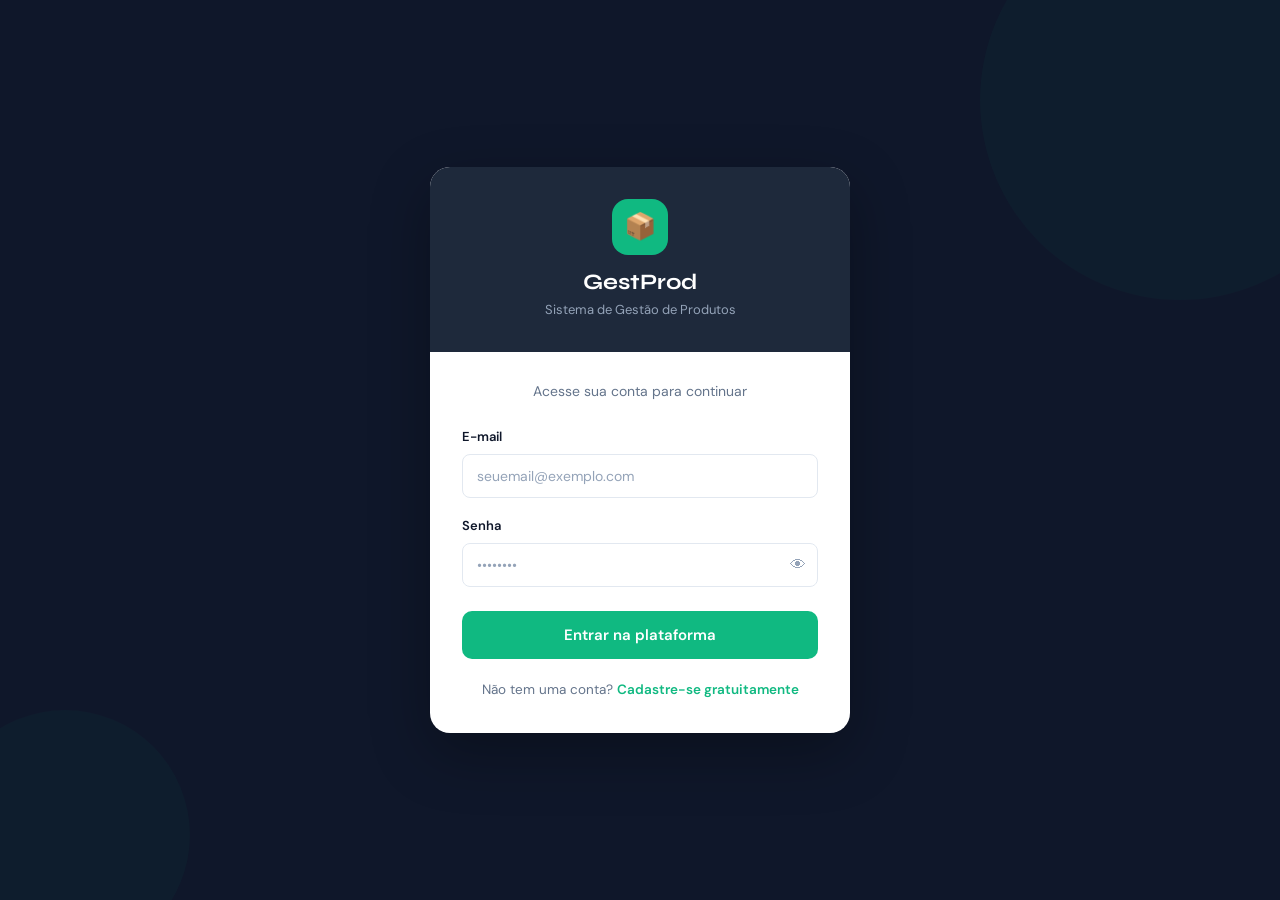
<file: frontend/frontend/index.html>
<!DOCTYPE html>
<html lang="pt-BR">
<head>
  <meta charset="UTF-8"/>
  <meta name="viewport" content="width=device-width, initial-scale=1.0"/>
  <title>Login — GestProd</title>
  <link href="https://cdn.jsdelivr.net/npm/bootstrap@5.3.0/dist/css/bootstrap.min.css" rel="stylesheet"/>
  <link rel="stylesheet" href="../assets/css/custom.css"/>
</head>
<body>

<!-- ── Login Page ─────────────────────────────────────── -->
<div class="login-page">
  <!-- Background decorativo -->
  <div class="login-bg-shape" style="width:400px;height:400px;top:-100px;right:-100px;"></div>
  <div class="login-bg-shape" style="width:250px;height:250px;bottom:-60px;left:-60px;animation-delay:3s"></div>

  <div class="login-card animate-in">
    <div class="login-card-header">
      <div class="login-brand-icon">📦</div>
      <h4>GestProd</h4>
      <p>Sistema de Gestão de Produtos</p>
    </div>

    <div class="login-card-body">
      <p style="text-align:center;color:var(--text-muted);font-size:14px;margin-bottom:24px">
        Acesse sua conta para continuar
      </p>

      <!-- Formulário de Login -->
      <!-- TODO: POST /api/login → { token, user } -->
      <form id="formLogin" novalidate>
        <div class="form-group">
          <label class="form-label-custom" for="email">E-mail</label>
          <input
            type="email"
            id="email"
            class="form-control-custom"
            placeholder="seuemail@exemplo.com"
            required
          />
          <span class="form-error" id="emailError">Digite um e-mail válido.</span>
        </div>

        <div class="form-group">
          <label class="form-label-custom" for="senha">Senha</label>
          <div style="position:relative">
            <input
              type="password"
              id="senha"
              class="form-control-custom"
              placeholder="••••••••"
              required
            />
            <button type="button" id="toggleSenha" style="
              position:absolute;right:12px;top:50%;transform:translateY(-50%);
              background:none;border:none;cursor:pointer;font-size:16px;color:var(--slate-l)
            ">👁</button>
          </div>
          <span class="form-error" id="senhaError">A senha é obrigatória.</span>
        </div>

        <!-- Alerta de erro da API -->
        <div id="loginAlert" style="display:none;background:#fef2f2;border:1px solid #fecaca;
          color:#991b1b;border-radius:8px;padding:10px 14px;font-size:13.5px;margin-bottom:16px">
          ❌ <span id="loginAlertMsg">E-mail ou senha incorretos.</span>
        </div>

        <button type="submit" class="btn-login" id="btnLogin">
          Entrar na plataforma
        </button>
      </form>

      <div class="login-footer-text">
        Não tem uma conta?
        <a href="cadastro_usuario.html">Cadastre-se gratuitamente</a>
      </div>
    </div>
  </div>
</div>

<!-- ─────────────────────────────────────────────────── -->
<script src="https://cdn.jsdelivr.net/npm/bootstrap@5.3.0/dist/js/bootstrap.bundle.min.js"></script>
<script src="../assets/js/cesta.js"></script>
<script src="../assets/js/api.js"></script>
<script src="../assets/js/auth.js"></script>
<script>
  // Redireciona se já logado
  Auth.redirectIfLoggedIn('menu.html');

  // Toggle visibilidade da senha
  document.getElementById('toggleSenha').addEventListener('click', function () {
    const input = document.getElementById('senha');
    input.type  = input.type === 'password' ? 'text' : 'password';
    this.textContent = input.type === 'password' ? '👁' : '🙈';
  });

  // ── Submit do formulário ─────────────────────────────
  document.getElementById('formLogin').addEventListener('submit', async function (e) {
    e.preventDefault();

    const email = document.getElementById('email').value.trim();
    const senha = document.getElementById('senha').value;
    let valid   = true;

    // Validações client-side
    const emailErr = document.getElementById('emailError');
    const senhaErr = document.getElementById('senhaError');
    emailErr.style.display = 'none';
    senhaErr.style.display = 'none';

    if (!email || !/^[^\s@]+@[^\s@]+\.[^\s@]+$/.test(email)) {
      emailErr.style.display = 'block'; valid = false;
    }
    if (!senha) {
      senhaErr.style.display = 'block'; valid = false;
    }
    if (!valid) return;

    // Estado de carregamento
    const btn = document.getElementById('btnLogin');
    btn.innerHTML = '<span class="spinner"></span> Entrando...';
    btn.disabled  = true;

    // Esconde alerta anterior
    document.getElementById('loginAlert').style.display = 'none';

    try {
      
      const data = await ApiAuth.login(email, senha);
      Auth.login(data.data);
      window.location.href = 'menu.html';
      
    } catch (err) {
      document.getElementById('loginAlert').style.display = 'block';
      document.getElementById('loginAlertMsg').textContent = err.message || 'Erro ao fazer login.';
    } finally {
      btn.innerHTML = 'Entrar na plataforma';
      btn.disabled  = false;
    }
  });
</script>
</body>
</html>
</file>
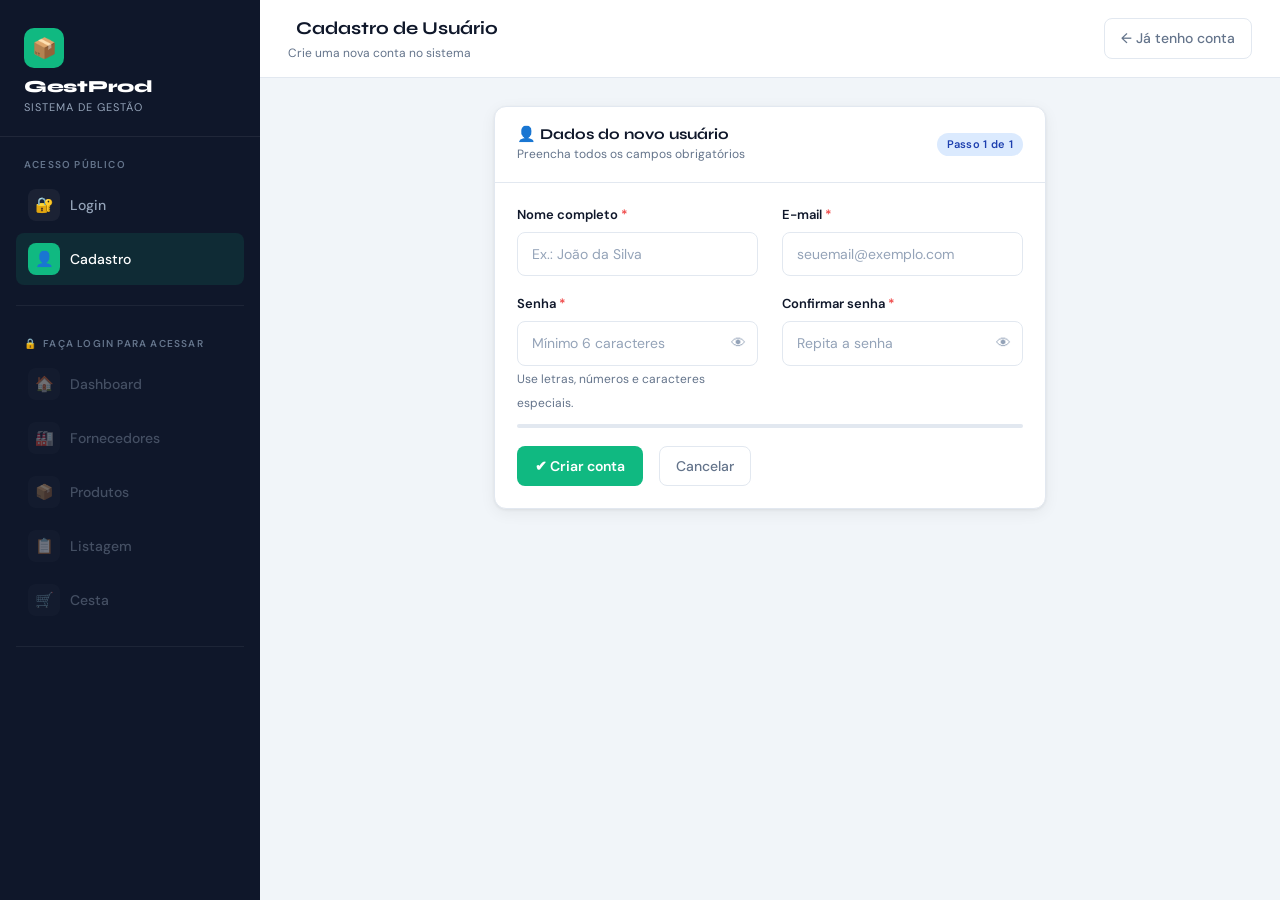
<file: frontend/frontend/cadastro_usuario.html>
<!DOCTYPE html>
<html lang="pt-BR">
<head>
  <meta charset="UTF-8"/>
  <meta name="viewport" content="width=device-width, initial-scale=1.0"/>
  <title>Cadastro de Usuário — GestProd</title>
  <link href="https://cdn.jsdelivr.net/npm/bootstrap@5.3.0/dist/css/bootstrap.min.css" rel="stylesheet"/>
  <link rel="stylesheet" href="../assets/css/custom.css"/>
</head>
<body>

<div id="sidebar-placeholder"></div>

<div class="app-wrapper">
  <div class="main-content">

    <!-- ── Top Bar ──────────────────────────────────── -->
    <header class="topbar">
      <div>
        <button class="sidebar-toggle" onclick="toggleSidebar()">☰</button>
        <span class="topbar-title" style="margin-left:8px">Cadastro de Usuário</span>
        <div class="topbar-subtitle">Crie uma nova conta no sistema</div>
      </div>
      <div class="topbar-actions">
        <a href="index.html" class="btn-secondary-custom">← Já tenho conta</a>
      </div>
    </header>

    <!-- ── Content ─────────────────────────────────── -->
    <main class="page-content">
      <div class="row justify-content-center">
        <div class="col-xl-7 col-lg-9">

          <!-- Card principal -->
          <div class="card-custom animate-in">
            <div class="card-header-custom">
              <div>
                <h5>👤 Dados do novo usuário</h5>
                <p style="font-size:12px;color:var(--text-muted);margin:0;margin-top:2px">
                  Preencha todos os campos obrigatórios
                </p>
              </div>
              <span class="badge-custom info">Passo 1 de 1</span>
            </div>
            <div class="card-body-custom">

              <!-- Formulário -->
              <!-- TODO: POST /api/usuarios → { id, nome, email } -->
              <form id="formCadastro" novalidate>
                <div class="row">
                  <div class="col-md-6">
                    <div class="form-group">
                      <label class="form-label-custom" for="nome">
                        Nome completo <span style="color:var(--danger)">*</span>
                      </label>
                      <input type="text" id="nome" class="form-control-custom"
                        placeholder="Ex.: João da Silva" required/>
                      <span class="form-error" id="nomeError">Informe seu nome completo.</span>
                    </div>
                  </div>
                  <div class="col-md-6">
                    <div class="form-group">
                      <label class="form-label-custom" for="email">
                        E-mail <span style="color:var(--danger)">*</span>
                      </label>
                      <input type="email" id="email" class="form-control-custom"
                        placeholder="seuemail@exemplo.com" required/>
                      <span class="form-error" id="emailError">Digite um e-mail válido.</span>
                    </div>
                  </div>
                </div>

                <div class="row">
                  <div class="col-md-6">
                    <div class="form-group">
                      <label class="form-label-custom" for="senha">
                        Senha <span style="color:var(--danger)">*</span>
                      </label>
                      <div style="position:relative">
                        <input type="password" id="senha" class="form-control-custom"
                          placeholder="Mínimo 6 caracteres" required/>
                        <button type="button" onclick="togglePwd('senha','toggle1')" id="toggle1"
                          style="position:absolute;right:12px;top:50%;transform:translateY(-50%);
                                 background:none;border:none;cursor:pointer;font-size:15px;color:var(--slate-l)">👁</button>
                      </div>
                      <span class="form-hint">Use letras, números e caracteres especiais.</span>
                      <span class="form-error" id="senhaError">A senha deve ter pelo menos 6 caracteres.</span>
                    </div>
                  </div>
                  <div class="col-md-6">
                    <div class="form-group">
                      <label class="form-label-custom" for="confirmarSenha">
                        Confirmar senha <span style="color:var(--danger)">*</span>
                      </label>
                      <div style="position:relative">
                        <input type="password" id="confirmarSenha" class="form-control-custom"
                          placeholder="Repita a senha" required/>
                        <button type="button" onclick="togglePwd('confirmarSenha','toggle2')" id="toggle2"
                          style="position:absolute;right:12px;top:50%;transform:translateY(-50%);
                                 background:none;border:none;cursor:pointer;font-size:15px;color:var(--slate-l)">👁</button>
                      </div>
                      <span class="form-error" id="confirmarSenhaError">As senhas não coincidem.</span>
                    </div>
                  </div>
                </div>

                <!-- Indicador de força da senha -->
                <div class="form-group" id="strengthGroup" style="margin-top:-8px">
                  <div style="height:4px;background:var(--border);border-radius:2px;overflow:hidden">
                    <div id="strengthBar" style="height:100%;width:0;transition:all .3s;border-radius:2px;background:var(--emerald)"></div>
                  </div>
                  <span id="strengthLabel" class="form-hint"></span>
                </div>

                <!-- Alerta de erro geral -->
                <div id="cadastroAlert" style="display:none;background:#fef2f2;border:1px solid #fecaca;
                  color:#991b1b;border-radius:8px;padding:10px 14px;font-size:13.5px;margin-bottom:16px">
                  ❌ <span id="cadastroAlertMsg"></span>
                </div>

                <!-- Alerta de sucesso -->
                <div id="cadastroSuccess" style="display:none;background:#d1fae5;border:1px solid #6ee7b7;
                  color:#065f46;border-radius:8px;padding:10px 14px;font-size:13.5px;margin-bottom:16px">
                  ✅ Conta criada com sucesso! <a href="index.html" style="color:#065f46;font-weight:600">Fazer login →</a>
                </div>

                <div class="d-flex gap-3 align-items-center">
                  <button type="submit" class="btn-primary-custom" id="btnCadastrar">
                    ✔ Criar conta
                  </button>
                  <a href="index.html" class="btn-secondary-custom">Cancelar</a>
                </div>
              </form>

            </div>
          </div><!-- /card -->

        </div>
      </div>
    </main>

  </div>
</div>

<!-- ─────────────────────────────────────────────────── -->
<script src="https://cdn.jsdelivr.net/npm/bootstrap@5.3.0/dist/js/bootstrap.bundle.min.js"></script>
<script src="../assets/js/cesta.js"></script>
<script src="../assets/js/api.js"></script>
<script src="../assets/js/auth.js"></script>
<script>
  // Toggle senha
  function togglePwd(inputId, btnId) {
    const input = document.getElementById(inputId);
    const btn   = document.getElementById(btnId);
    input.type  = input.type === 'password' ? 'text' : 'password';
    btn.textContent = input.type === 'password' ? '👁' : '🙈';
  }

  // Medidor de força da senha
  document.getElementById('senha').addEventListener('input', function () {
    const val = this.value;
    const bar = document.getElementById('strengthBar');
    const lbl = document.getElementById('strengthLabel');
    let score = 0;

    if (val.length >= 6)  score++;
    if (val.length >= 10) score++;
    if (/[A-Z]/.test(val)) score++;
    if (/[0-9]/.test(val)) score++;
    if (/[^A-Za-z0-9]/.test(val)) score++;

    const levels = [
      { pct: '0%',   color: 'var(--border)',   label: '' },
      { pct: '25%',  color: 'var(--danger)',   label: '🔴 Muito fraca' },
      { pct: '50%',  color: 'var(--warning)',  label: '🟡 Fraca' },
      { pct: '75%',  color: '#3b82f6',         label: '🔵 Boa' },
      { pct: '100%', color: 'var(--emerald)',  label: '🟢 Forte' },
      { pct: '100%', color: 'var(--emerald)',  label: '🟢 Muito forte' },
    ];
    const lvl = levels[Math.min(score, 5)];
    bar.style.width      = lvl.pct;
    bar.style.background = lvl.color;
    lbl.textContent      = val ? lvl.label : '';
  });

  // ── Submit ─────────────────────────────────────────
  document.getElementById('formCadastro').addEventListener('submit', async function (e) {
    e.preventDefault();

    const nome    = document.getElementById('nome').value.trim();
    const email   = document.getElementById('email').value.trim();
    const senha   = document.getElementById('senha').value;
    const conf    = document.getElementById('confirmarSenha').value;
    let valid     = true;

    // Reset erros
    ['nomeError','emailError','senhaError','confirmarSenhaError'].forEach(id => {
      document.getElementById(id).style.display = 'none';
    });

    if (!nome || nome.length < 3) {
      document.getElementById('nomeError').style.display = 'block'; valid = false;
    }
    if (!email || !/^[^\s@]+@[^\s@]+\.[^\s@]+$/.test(email)) {
      document.getElementById('emailError').style.display = 'block'; valid = false;
    }
    if (!senha || senha.length < 6) {
      document.getElementById('senhaError').style.display = 'block'; valid = false;
    }
    if (senha !== conf) {
      document.getElementById('confirmarSenhaError').style.display = 'block'; valid = false;
    }
    if (!valid) return;

    const btn = document.getElementById('btnCadastrar');
    btn.innerHTML = '<span class="spinner"></span> Criando conta...';
    btn.disabled  = true;
    document.getElementById('cadastroAlert').style.display   = 'none';
    document.getElementById('cadastroSuccess').style.display = 'none';

    try {
      
      // TODO (backend real):
      await ApiAuth.cadastrar(nome, email, senha);
      // Backend fará: validação → hash SHA-256 → INSERT INTO usuarios
       

      document.getElementById('cadastroSuccess').style.display = 'block';
      this.reset();
      document.getElementById('strengthBar').style.width = '0';
      document.getElementById('strengthLabel').textContent = '';

    } catch (err) {
      document.getElementById('cadastroAlert').style.display = 'block';
      document.getElementById('cadastroAlertMsg').textContent = err.message || 'Erro ao criar conta.';
    } finally {
      btn.innerHTML = '✔ Criar conta';
      btn.disabled  = false;
    }
  });
</script>
</body>
</html>
</file>
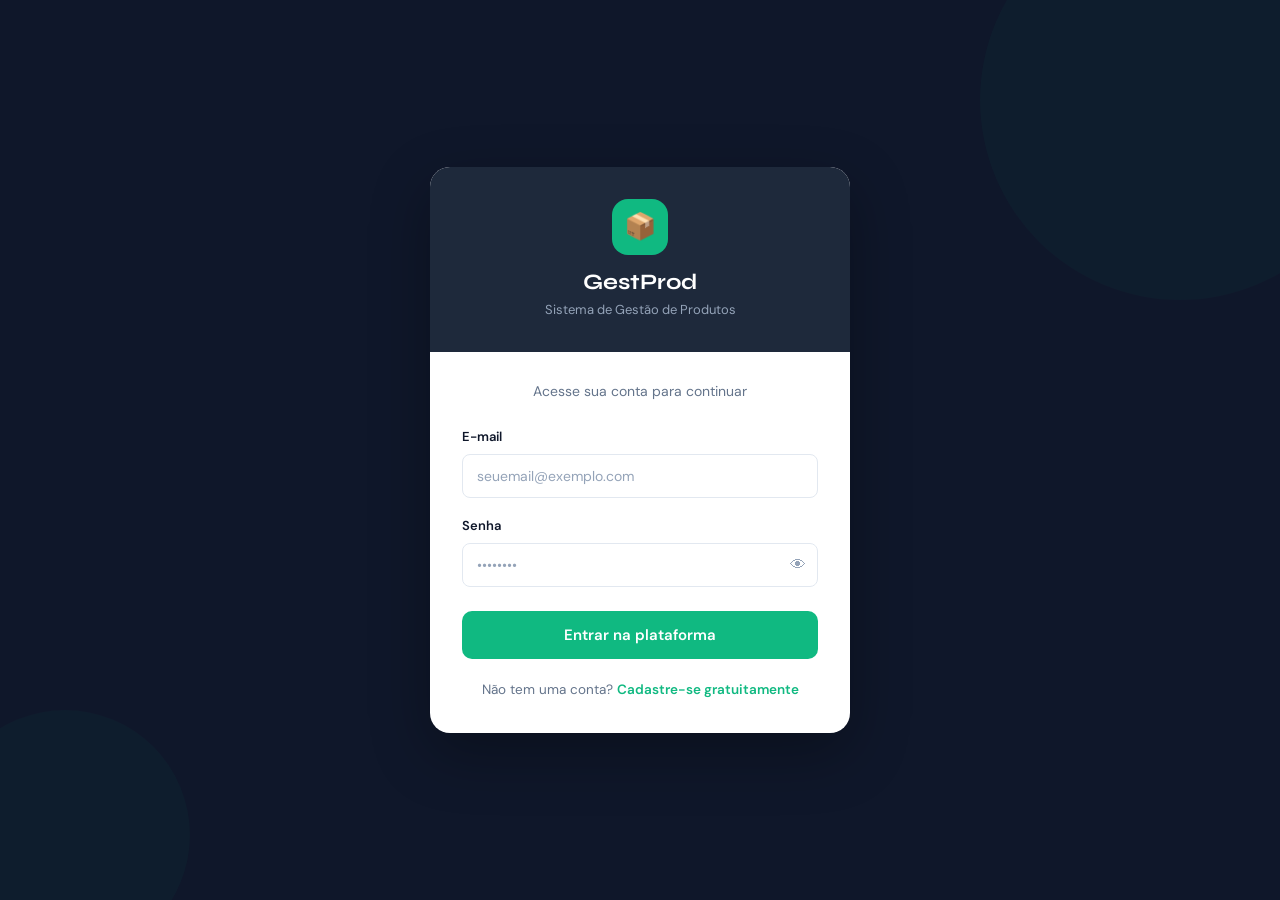
<file: frontend/frontend/cesta.html>
<!DOCTYPE html>
<html lang="pt-BR">
<head>
  <meta charset="UTF-8"/>
  <meta name="viewport" content="width=device-width, initial-scale=1.0"/>
  <title>Cesta — GestProd</title>
  <link href="https://cdn.jsdelivr.net/npm/bootstrap@5.3.0/dist/css/bootstrap.min.css" rel="stylesheet"/>
  <link rel="stylesheet" href="../assets/css/custom.css"/>
  <style>
    .cesta-empty {
      text-align: center;
      padding: 80px 20px;
    }
    .cesta-empty .empty-icon { font-size: 64px; margin-bottom: 16px; opacity: .4; }
    .cesta-empty h5 {
      font-family: 'Syne', sans-serif;
      font-size: 18px; color: var(--navy); margin-bottom: 6px;
    }
    .promo-box {
      background: linear-gradient(135deg, var(--emerald) 0%, var(--emerald-d) 100%);
      border-radius: var(--radius);
      padding: 18px 20px;
      color: #fff;
      margin-bottom: 16px;
    }
    .promo-box .promo-title { font-family: 'Syne', sans-serif; font-size: 14px; font-weight: 700; margin-bottom: 2px; }
    .promo-box .promo-desc  { font-size: 12px; opacity: .85; }
  </style>
</head>
<body>

<div id="sidebar-placeholder"></div>

<div class="app-wrapper">
  <div class="main-content">

    <!-- ── Top Bar ──────────────────────────────────── -->
    <header class="topbar">
      <div>
        <button class="sidebar-toggle" onclick="toggleSidebar()">☰</button>
        <span class="topbar-title" style="margin-left:8px">Minha Cesta</span>
        <div class="topbar-subtitle">Produtos selecionados para pedido</div>
      </div>
      <div class="topbar-actions">
        <a href="listagem_produtos.html" class="btn-secondary-custom">+ Adicionar Produtos</a>
      </div>
    </header>

    <!-- ── Content ─────────────────────────────────── -->
    <main class="page-content">

      <div class="row g-4">

        <!-- Coluna principal: itens da cesta -->
        <div class="col-lg-8">
          <div class="card-custom animate-in" id="cardCesta">
            <div class="card-header-custom">
              <h5>🛒 Itens da Cesta</h5>
              <button class="btn-danger-custom" id="btnLimpar" onclick="limparCesta()" style="display:none">
                🗑 Limpar cesta
              </button>
            </div>
            <div class="card-body-custom" id="cestaBody">
              <!-- populado pelo JS -->
            </div>
          </div>
        </div>

        <!-- Coluna lateral: resumo -->
        <div class="col-lg-4">

          <!-- Box totalizador -->
          <div class="cesta-total-box animate-in animate-in-delay-1" id="totalBox">
            <div class="label">Total da cesta</div>
            <div class="value" id="totalValor">R$ 0,00</div>
            <div style="display:flex;justify-content:space-between;margin-top:14px;
                        font-size:12px;opacity:.7;padding-top:12px;border-top:1px solid rgba(255,255,255,.1)">
              <span>Subtotal:</span>
              <span id="subtotal">R$ 0,00</span>
            </div>
            <div style="display:flex;justify-content:space-between;margin-top:6px;font-size:12px;opacity:.7">
              <span>Qtd. de itens:</span>
              <span id="qtdItens">0</span>
            </div>
            <button class="btn-login" style="margin-top:18px;border-radius:8px;font-size:14px"
              id="btnFinalizar" onclick="finalizarPedido()">
              ✔ Finalizar Pedido
            </button>
            <button class="btn-secondary-custom" style="width:100%;justify-content:center;margin-top:8px"
              onclick="window.location.href='listagem_produtos.html'">
              Continuar comprando
            </button>
          </div>

          <!-- Promo box -->
          <div class="promo-box animate-in animate-in-delay-2" style="margin-top:16px">
            <div class="promo-title">💡 Dica do sistema</div>
            <div class="promo-desc">A cesta é mantida em sessão. Dados não são perdidos ao navegar entre páginas,
              mas são limpos ao fechar o navegador.</div>
          </div>

          <!-- Resumo por categoria -->
          <div class="card-custom animate-in animate-in-delay-3" style="margin-top:16px">
            <div class="card-header-custom" style="padding:14px 18px">
              <h5 style="font-size:14px">📊 Por Categoria</h5>
            </div>
            <div class="card-body-custom" style="padding:14px 18px" id="resumoCat">
              <p style="font-size:13px;color:var(--text-muted);margin:0">Nenhum item.</p>
            </div>
          </div>

        </div>
      </div>

    </main>
  </div>
</div>

<!-- Modal confirmar finalizar -->
<div class="modal fade modal-custom" id="modalFinalizar" tabindex="-1">
  <div class="modal-dialog modal-dialog-centered">
    <div class="modal-content">
      <div class="modal-header">
        <h5 class="modal-title">✅ Confirmar Pedido</h5>
        <button type="button" class="btn-close" data-bs-dismiss="modal"></button>
      </div>
      <div class="modal-body" style="padding:22px">
        <p style="font-size:14px;color:var(--text-muted)">Resumo do pedido:</p>
        <div id="resumoModal"></div>
        <div style="border-top:1px solid var(--border);padding-top:14px;margin-top:14px;
                    display:flex;justify-content:space-between;align-items:center">
          <span style="font-size:15px;font-weight:600">Total</span>
          <span id="totalModal" style="font-family:'Syne',sans-serif;font-size:22px;font-weight:800;
                                       color:var(--emerald)"></span>
        </div>
        <div style="background:#d1fae5;border-radius:8px;padding:10px 14px;margin-top:14px;font-size:13px;color:#065f46">
          ℹ️ <strong>Nota:</strong> Após integração com o backend, este pedido será salvo via
          <code>POST /api/pedidos</code>. Por ora, apenas a cesta em memória é limpa.
        </div>
      </div>
      <div class="modal-footer">
        <button class="btn-secondary-custom" data-bs-dismiss="modal">Cancelar</button>
        <button class="btn-primary-custom" onclick="confirmarPedido()">✔ Confirmar Pedido</button>
      </div>
    </div>
  </div>
</div>

<!-- ─────────────────────────────────────────────────── -->
<script src="https://cdn.jsdelivr.net/npm/bootstrap@5.3.0/dist/js/bootstrap.bundle.min.js"></script>
<script src="../assets/js/cesta.js"></script>
<script src="../assets/js/api.js"></script>
<script src="../assets/js/auth.js"></script>
<script>
  /* PÁGINA PRIVADA */
  Auth.requireAuth();

  // ── Render principal ──────────────────────────────
  function renderCesta() {
    const itens = Cesta.getAll();
    const body  = document.getElementById('cestaBody');

    document.getElementById('btnLimpar').style.display = itens.length ? 'flex' : 'none';
    document.getElementById('btnFinalizar').disabled   = !itens.length;

    if (!itens.length) {
      body.innerHTML = `
        <div class="cesta-empty">
          <div class="empty-icon">🛒</div>
          <h5>Sua cesta está vazia</h5>
          <p style="font-size:13.5px;color:var(--text-muted)">
            Adicione produtos na tela de listagem.
          </p>
          <a href="listagem_produtos.html" class="btn-primary-custom" style="margin-top:14px">
            🔍 Explorar Produtos
          </a>
        </div>`;
      atualizarTotais([]);
      atualizarResumoCat([]);
      return;
    }

    body.innerHTML = itens.map(item => {
      const pId = item.id_produto || item.id;
      return `
      <div class="cesta-item" id="item-${pId}">
        <div class="cesta-thumb">${getEmoji(item.categoria)}</div>
        <div style="flex:1;min-width:0">
          <div class="cesta-item-name">${item.nome}</div>
          <div class="cesta-item-sub">${item.categoria} · ${item.fornecedor}</div>
        </div>
        <div class="qty-control">
          <button class="qty-btn" onclick="alterarQty(${pId}, ${item.qty - 1})">−</button>
          <span class="qty-value">${item.qty}</span>
          <button class="qty-btn" onclick="alterarQty(${pId}, ${item.qty + 1})">+</button>
        </div>
        <div class="cesta-price">${Cesta.formataPreco(item.preco * item.qty)}</div>
        <button class="btn-icon del" title="Remover" onclick="removerItem(${pId})">✕</button>
      </div>`;
    }).join('');

    atualizarTotais(itens);
    atualizarResumoCat(itens);
  }

  // ── Totais ────────────────────────────────────────
  function atualizarTotais(itens) {
    // cesta = [produto1, produto2, ...]
    // quantidade: cesta.length (ou .reduce para qty)
    // total: cesta.reduce((soma, p) => soma + p.preco * p.qty, 0)
    const total = itens.reduce((soma, p) => soma + (p.preco * p.qty), 0);
    const qty   = itens.reduce((n, p) => n + p.qty, 0);

    document.getElementById('totalValor').textContent = Cesta.formataPreco(total);
    document.getElementById('subtotal').textContent   = Cesta.formataPreco(total);
    document.getElementById('qtdItens').textContent   = qty + ' un.';
  }

  // ── Resumo por categoria ──────────────────────────
  function atualizarResumoCat(itens) {
    const div = document.getElementById('resumoCat');
    if (!itens.length) {
      div.innerHTML = '<p style="font-size:13px;color:var(--text-muted);margin:0">Nenhum item.</p>';
      return;
    }

    const cats = {};
    itens.forEach(i => {
      cats[i.categoria] = (cats[i.categoria] || 0) + (i.preco * i.qty);
    });

    div.innerHTML = Object.entries(cats).map(([cat, val]) => `
      <div style="display:flex;justify-content:space-between;align-items:center;
                  padding:7px 0;border-bottom:1px solid var(--border);font-size:13px">
        <span style="color:var(--text-muted)">${cat}</span>
        <strong>${Cesta.formataPreco(val)}</strong>
      </div>`).join('');
  }

  // ── Ações ─────────────────────────────────────────
  function alterarQty(id, qty) {
    Cesta.alterarQty(id, qty);
    renderCesta();
  }

  function removerItem(id) {
    Cesta.remover(id);
    renderCesta();
    showToast('Item removido da cesta.');
  }

  function limparCesta() {
    if (confirm('Tem certeza que deseja esvaziar a cesta?')) {
      Cesta.limpar();
      renderCesta();
      showToast('Cesta esvaziada.');
    }
  }

  // ── Finalizar ─────────────────────────────────────
  function finalizarPedido() {
    const itens = Cesta.getAll();
    if (!itens.length) return;

    document.getElementById('resumoModal').innerHTML = itens.map(i => `
      <div style="display:flex;justify-content:space-between;font-size:13.5px;padding:6px 0;
                  border-bottom:1px solid var(--border)">
        <span>${i.nome} <span style="color:var(--text-muted)">× ${i.qty}</span></span>
        <strong>${Cesta.formataPreco(i.preco * i.qty)}</strong>
      </div>`).join('');

    document.getElementById('totalModal').textContent = Cesta.formataPreco(Cesta.total());
    new bootstrap.Modal(document.getElementById('modalFinalizar')).show();
  }

  async function confirmarPedido() {
    
     // TODO (backend real):
    const pedido = {
      itens: Cesta.getAll(),
      total: Cesta.total(),
    };

    await apiFetch('/pedidos', { method: 'POST', body: JSON.stringify(pedido) });
     

    bootstrap.Modal.getInstance(document.getElementById('modalFinalizar')).hide();
    Cesta.limpar();
    renderCesta();
    showToast('✅ Pedido registrado com sucesso!');
  }

  // ── Helper emoji ──────────────────────────────────
  function getEmoji(cat) {
    const map = { 'Eletrônicos':'🖥️', 'Periféricos':'⌨️', 'Móveis':'🪑', 'Áudio':'🎧' };
    return map[cat] || '📦';
  }

  // Reage a mudanças externas (ex.: adicionar produto de outra aba)
  document.addEventListener('cesta:updated', renderCesta);

  // ── Init ──────────────────────────────────────────
  renderCesta();
</script>
</body>
</html>
</file>
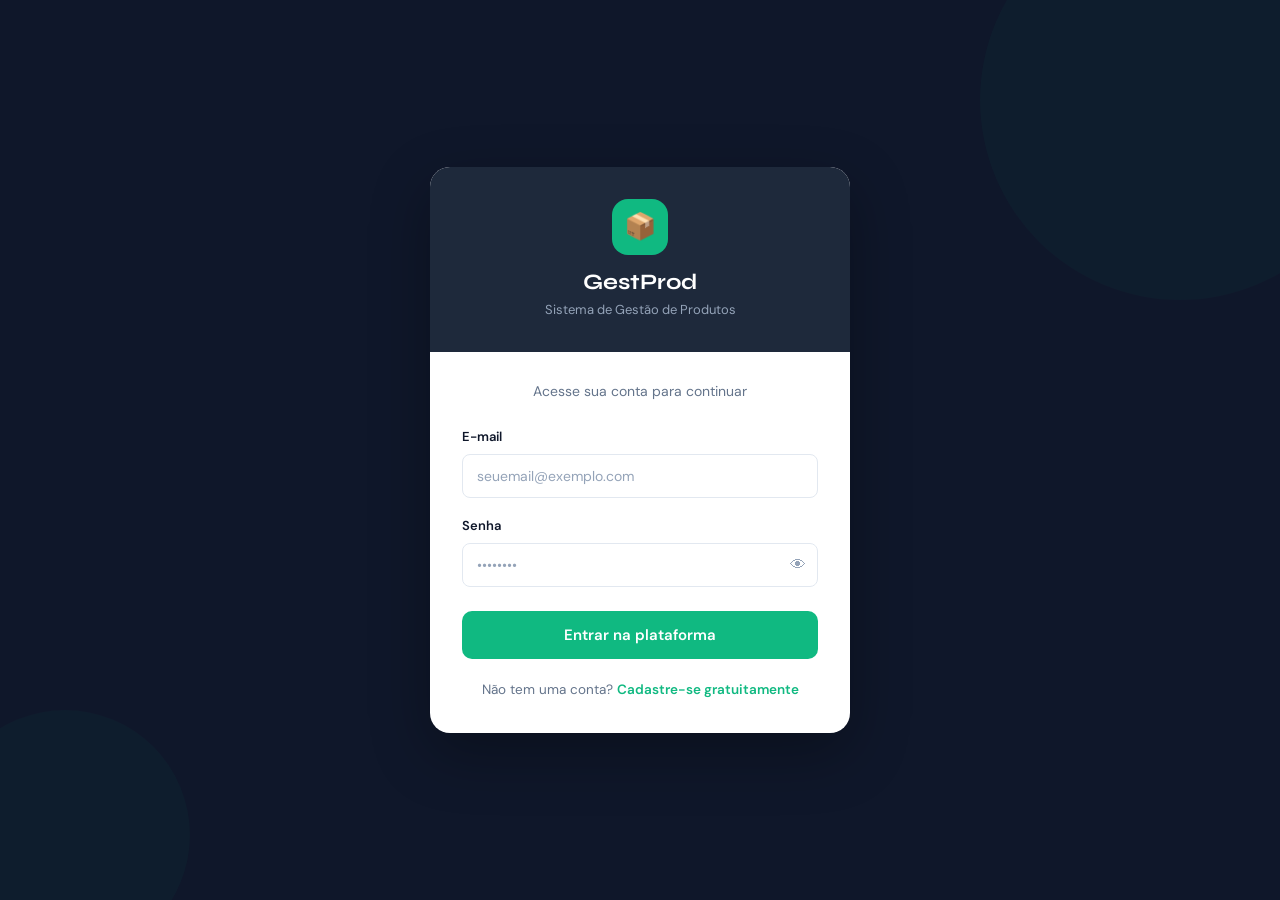
<file: frontend/frontend/fornecedores.html>
<!DOCTYPE html>
<html lang="pt-BR">
<head>
  <meta charset="UTF-8"/>
  <meta name="viewport" content="width=device-width, initial-scale=1.0"/>
  <title>Fornecedores — GestProd</title>
  <link href="https://cdn.jsdelivr.net/npm/bootstrap@5.3.0/dist/css/bootstrap.min.css" rel="stylesheet"/>
  <link rel="stylesheet" href="../assets/css/custom.css"/>
</head>
<body>

<div id="sidebar-placeholder"></div>

<div class="app-wrapper">
  <div class="main-content">

    <!-- ── Top Bar ──────────────────────────────────── -->
    <header class="topbar">
      <div>
        <button class="sidebar-toggle" onclick="toggleSidebar()">☰</button>
        <span class="topbar-title" style="margin-left:8px">Fornecedores</span>
        <div class="topbar-subtitle">Gerencie seus parceiros e fornecedores</div>
      </div>
      <div class="topbar-actions">
        <button class="btn-primary-custom" onclick="abrirModal()">
          + Novo Fornecedor
        </button>
      </div>
    </header>

    <!-- ── Content ─────────────────────────────────── -->
    <main class="page-content">

      <!-- Card principal -->
      <div class="card-custom animate-in">
        <div class="card-header-custom">
          <h5>🏭 Lista de Fornecedores</h5>
          <div class="d-flex gap-2 align-items-center flex-wrap">
            <!-- Busca -->
            <div class="search-bar">
              <span class="search-icon">🔍</span>
              <input type="text" id="searchInput" placeholder="Buscar fornecedor..."
                onkeyup="filtrarTabela()"/>
            </div>
            <!-- Filtro status -->
            <select id="filtroStatus" class="form-control-custom" style="width:130px;padding:8px 12px"
              onchange="filtrarTabela()">
              <option value="">Todos</option>
              <option value="ativo">Ativos</option>
              <option value="inativo">Inativos</option>
            </select>
          </div>
        </div>

        <div class="table-wrapper">
          <table class="table-custom">
            <thead>
              <tr>
                <th>#</th>
                <th>Nome</th>
                <th>CNPJ</th>
                <th>Contato (E-mail)</th>
                <th>Telefone</th>
                <th>Status</th>
                <th>Ações</th>
              </tr>
            </thead>
            <tbody id="tabelaFornecedores">
              <tr><td colspan="7">
                <div class="empty-state">
                  <div class="empty-icon">⏳</div>
                  <h6>Carregando...</h6>
                </div>
              </td></tr>
            </tbody>
          </table>
        </div>

        <!-- Rodapé da tabela -->
        <div style="padding:14px 18px;border-top:1px solid var(--border);
          display:flex;align-items:center;justify-content:space-between;
          font-size:13px;color:var(--text-muted)">
          <span id="contagemLabel">0 fornecedores</span>
          <span style="color:var(--emerald);font-weight:600" id="contagemAtivos"></span>
        </div>
      </div>

    </main>
  </div>
</div>

<!-- ────── Modal: Novo / Editar Fornecedor ─────────── -->
<div class="modal fade modal-custom" id="modalFornecedor" tabindex="-1">
  <div class="modal-dialog modal-lg modal-dialog-centered">
    <div class="modal-content">
      <div class="modal-header">
        <h5 class="modal-title" id="modalTitulo">Novo Fornecedor</h5>
        <button type="button" class="btn-close" data-bs-dismiss="modal"></button>
      </div>
      <div class="modal-body" style="padding:22px">
        <!-- TODO: POST /api/fornecedores ou PUT /api/fornecedores/:id -->
        <form id="formFornecedor" novalidate>
          <input type="hidden" id="fornecedorId"/>
          <div class="row">
            <div class="col-md-8">
              <div class="form-group">
                <label class="form-label-custom">Nome da empresa <span style="color:var(--danger)">*</span></label>
                <input type="text" id="fNome" class="form-control-custom" placeholder="Ex.: Distribuidora Norte Ltda"/>
                <span class="form-error" id="fNomeError">Informe o nome da empresa.</span>
              </div>
            </div>
            <div class="col-md-4">
              <div class="form-group">
                <label class="form-label-custom">CNPJ <span style="color:var(--danger)">*</span></label>
                <input type="text" id="fCnpj" class="form-control-custom" placeholder="00.000.000/0001-00"
                  maxlength="18" oninput="mascaraCnpj(this)"/>
                <span class="form-error" id="fCnpjError">CNPJ inválido.</span>
              </div>
            </div>
          </div>
          <div class="row">
            <div class="col-md-7">
              <div class="form-group">
                <label class="form-label-custom">E-mail de contato <span style="color:var(--danger)">*</span></label>
                <input type="email" id="fContato" class="form-control-custom" placeholder="contato@empresa.com"/>
                <span class="form-error" id="fContatoError">E-mail inválido.</span>
              </div>
            </div>
            <div class="col-md-5">
              <div class="form-group">
                <label class="form-label-custom">Telefone</label>
                <input type="tel" id="fTelefone" class="form-control-custom" placeholder="(00) 9 0000-0000"
                  maxlength="16" oninput="mascaraTelefone(this)"/>
              </div>
            </div>
          </div>
          <div class="form-group">
            <label class="form-label-custom">Status</label>
            <div class="d-flex gap-3 mt-1">
              <label style="display:flex;align-items:center;gap:8px;cursor:pointer;font-size:14px">
                <input type="radio" name="fStatus" value="ativo" checked
                  style="accent-color:var(--emerald);width:16px;height:16px"/>
                <span class="badge-custom active">Ativo</span>
              </label>
              <label style="display:flex;align-items:center;gap:8px;cursor:pointer;font-size:14px">
                <input type="radio" name="fStatus" value="inativo"
                  style="accent-color:var(--danger);width:16px;height:16px"/>
                <span class="badge-custom danger">Inativo</span>
              </label>
            </div>
          </div>
        </form>
      </div>
      <div class="modal-footer">
        <button type="button" class="btn-secondary-custom" data-bs-dismiss="modal">Cancelar</button>
        <button type="button" class="btn-primary-custom" id="btnSalvarFornecedor" onclick="salvarFornecedor()">
          💾 Salvar
        </button>
      </div>
    </div>
  </div>
</div>

<!-- Modal Confirmar Delete -->
<div class="modal fade modal-custom" id="modalDelete" tabindex="-1">
  <div class="modal-dialog modal-sm modal-dialog-centered">
    <div class="modal-content">
      <div class="modal-header">
        <h5 class="modal-title">⚠️ Confirmar exclusão</h5>
        <button type="button" class="btn-close" data-bs-dismiss="modal"></button>
      </div>
      <div class="modal-body" style="padding:18px 22px">
        <p style="font-size:14px;color:var(--text-muted);margin:0">
          Deseja realmente excluir o fornecedor <strong id="deleteNome"></strong>?
          Esta ação não pode ser desfeita.
        </p>
      </div>
      <div class="modal-footer">
        <button type="button" class="btn-secondary-custom" data-bs-dismiss="modal">Cancelar</button>
        <button type="button" class="btn-primary-custom" id="btnConfirmarDelete"
          style="background:var(--danger)" onclick="confirmarDelete()">
          🗑 Excluir
        </button>
      </div>
    </div>
  </div>
</div>

<!-- ─────────────────────────────────────────────────── -->
<script src="https://cdn.jsdelivr.net/npm/bootstrap@5.3.0/dist/js/bootstrap.bundle.min.js"></script>
<script src="../assets/js/cesta.js"></script>
<script src="../assets/js/api.js"></script>
<script src="../assets/js/auth.js"></script>
<script>
  /* PÁGINA PRIVADA */
  Auth.requireAuth();

  // ── Estado local ──────────────────────────────────
  let fornecedores = [];
  let deleteId     = null;

  async function carregarFornecedores() {
    try {
      const res = await ApiFornecedores.listar();
      fornecedores = res.data || [];
      renderTabela(fornecedores);
    } catch (err) {
      showToast(err.message || 'Erro ao carregar fornecedores.', 'error');
    }
  }

  // ── Render da tabela ──────────────────────────────
  function renderTabela(dados) {
    const tbody = document.getElementById('tabelaFornecedores');

    if (!dados.length) {
      tbody.innerHTML = `<tr><td colspan="7">
        <div class="empty-state">
          <div class="empty-icon">🏭</div>
          <h6>Nenhum fornecedor encontrado</h6>
          <p style="font-size:13px">Clique em "+ Novo Fornecedor" para começar.</p>
        </div></td></tr>`;
    } else {
      tbody.innerHTML = dados.map(f => `
        <tr data-id="${f.id_fornecedor}" data-nome="${f.nome.toLowerCase()}" data-status="${f.status}">
          <td style="color:var(--text-muted);font-size:12px">#${f.id_fornecedor}</td>
          <td><strong>${f.nome}</strong></td>
          <td style="font-family:monospace;font-size:13px">${f.cnpj}</td>
          <td>${f.contato}</td>
          <td>${f.telefone || '—'}</td>
          <td>
            <span class="badge-custom ${f.status === 'ativo' ? 'active' : 'danger'}">
              ${f.status === 'ativo' ? '● Ativo' : '○ Inativo'}
            </span>
          </td>
          <td>
            <div class="table-actions">
              <button class="btn-icon edit" title="Editar" onclick="editarFornecedor(${f.id_fornecedor})">✏️</button>
              <button class="btn-icon del"  title="Excluir" onclick="abrirDelete(${f.id_fornecedor}, '${f.nome}')">🗑️</button>
            </div>
          </td>
        </tr>`).join('');
    }

    document.getElementById('contagemLabel').textContent  = `${dados.length} fornecedor(es)`;
    document.getElementById('contagemAtivos').textContent = `${dados.filter(f => f.status === 'ativo').length} ativos`;
  }

  // ── Filtro ────────────────────────────────────────
  function filtrarTabela() {
    const q      = document.getElementById('searchInput').value.toLowerCase();
    const status = document.getElementById('filtroStatus').value;
    const filtrado = fornecedores.filter(f => {
      const matchQ = !q || f.nome.toLowerCase().includes(q) || f.cnpj.includes(q) || f.contato.toLowerCase().includes(q);
      const matchS = !status || f.status === status;
      return matchQ && matchS;
    });
    renderTabela(filtrado);
  }

  // ── Modal novo/editar ─────────────────────────────
  function abrirModal(fornecedor = null) {
    document.getElementById('formFornecedor').reset();
    document.getElementById('fornecedorId').value = '';
    ['fNomeError','fCnpjError','fContatoError'].forEach(id =>
      document.getElementById(id).style.display = 'none');

    if (fornecedor) {
      document.getElementById('modalTitulo').textContent = '✏️ Editar Fornecedor';
      document.getElementById('fornecedorId').value = fornecedor.id_fornecedor;
      document.getElementById('fNome').value        = fornecedor.nome;
      document.getElementById('fCnpj').value        = fornecedor.cnpj;
      document.getElementById('fContato').value     = fornecedor.contato;
      document.getElementById('fTelefone').value    = fornecedor.telefone || '';
      document.querySelector(`input[name="fStatus"][value="${fornecedor.status}"]`).checked = true;
    } else {
      document.getElementById('modalTitulo').textContent = '🏭 Novo Fornecedor';
    }
    new bootstrap.Modal(document.getElementById('modalFornecedor')).show();
  }

  function editarFornecedor(id) {
    const f = fornecedores.find(f => f.id_fornecedor === id);
    if (f) abrirModal(f);
  }

  // ── Salvar (AJAX) ─────────────────────────────────
  async function salvarFornecedor() {
    const id      = document.getElementById('fornecedorId').value;
    const nome    = document.getElementById('fNome').value.trim();
    const cnpjRaw = document.getElementById('fCnpj').value.replace(/\D/g, '');
    const contato = document.getElementById('fContato').value.trim();
    const tel     = document.getElementById('fTelefone').value.trim();
    const status  = document.querySelector('input[name="fStatus"]:checked').value;
    let valid = true;

    document.getElementById('fNomeError').style.display    = 'none';
    document.getElementById('fCnpjError').style.display    = 'none';
    document.getElementById('fContatoError').style.display = 'none';

    if (!nome) { document.getElementById('fNomeError').style.display    = 'block'; valid = false; }
    if (!cnpjRaw || cnpjRaw.length < 14) { document.getElementById('fCnpjError').style.display = 'block'; valid = false; }
    if (!contato || !/^[^\s@]+@[^\s@]+\.[^\s@]+$/.test(contato)) {
      document.getElementById('fContatoError').style.display = 'block'; valid = false;
    }
    if (!valid) return;

    const btn = document.getElementById('btnSalvarFornecedor');
    btn.innerHTML = '<span class="spinner"></span>';
    btn.disabled  = true;

    const dados = { nome, cnpj: cnpjRaw, contato, telefone: tel, status };

    try {
      if (id) {
        await ApiFornecedores.atualizar(id, dados);
      } else {
        await ApiFornecedores.criar(dados);
      }
      bootstrap.Modal.getInstance(document.getElementById('modalFornecedor')).hide();
      await carregarFornecedores();
      showToast(id ? 'Fornecedor atualizado!' : 'Fornecedor cadastrado com sucesso!');
    } catch (err) {
      showToast(err.message || 'Erro ao salvar.', 'error');
    } finally {
      btn.innerHTML = '💾 Salvar';
      btn.disabled  = false;
    }
  }

  // ── Delete ────────────────────────────────────────
  function abrirDelete(id, nome) {
    deleteId = id;
    document.getElementById('deleteNome').textContent = nome;
    new bootstrap.Modal(document.getElementById('modalDelete')).show();
  }

  async function confirmarDelete() {
    const btn = document.getElementById('btnConfirmarDelete');
    btn.innerHTML = '<span class="spinner"></span>';
    btn.disabled  = true;

    try {
      await ApiFornecedores.deletar(deleteId);

      bootstrap.Modal.getInstance(document.getElementById('modalDelete')).hide();
      await carregarFornecedores();
      showToast('Fornecedor excluído.');

    } catch (err) {
      showToast(err.message || 'Erro ao excluir.', 'error');
    } finally {
      btn.innerHTML = '🗑 Excluir';
      btn.disabled  = false;
      deleteId = null;
    }
  }

  // ── Máscaras ──────────────────────────────────────
  function mascaraCnpj(el) {
    let v = el.value.replace(/\D/g, '').slice(0, 14);
    v = v.replace(/^(\d{2})(\d)/, '$1.$2');
    v = v.replace(/^(\d{2})\.(\d{3})(\d)/, '$1.$2.$3');
    v = v.replace(/\.(\d{3})(\d)/, '.$1/$2');
    v = v.replace(/(\d{4})(\d)/, '$1-$2');
    el.value = v;
  }

  function mascaraTelefone(el) {
    let v = el.value.replace(/\D/g, '').slice(0, 11);
    v = v.replace(/^(\d{2})(\d)/, '($1) $2');
    v = v.replace(/(\d{5})(\d{4})$/, '$1-$2');
    el.value = v;
  }

  // ── Init ──────────────────────────────────────────
  carregarFornecedores();
</script>
</body>
</html>
</file>
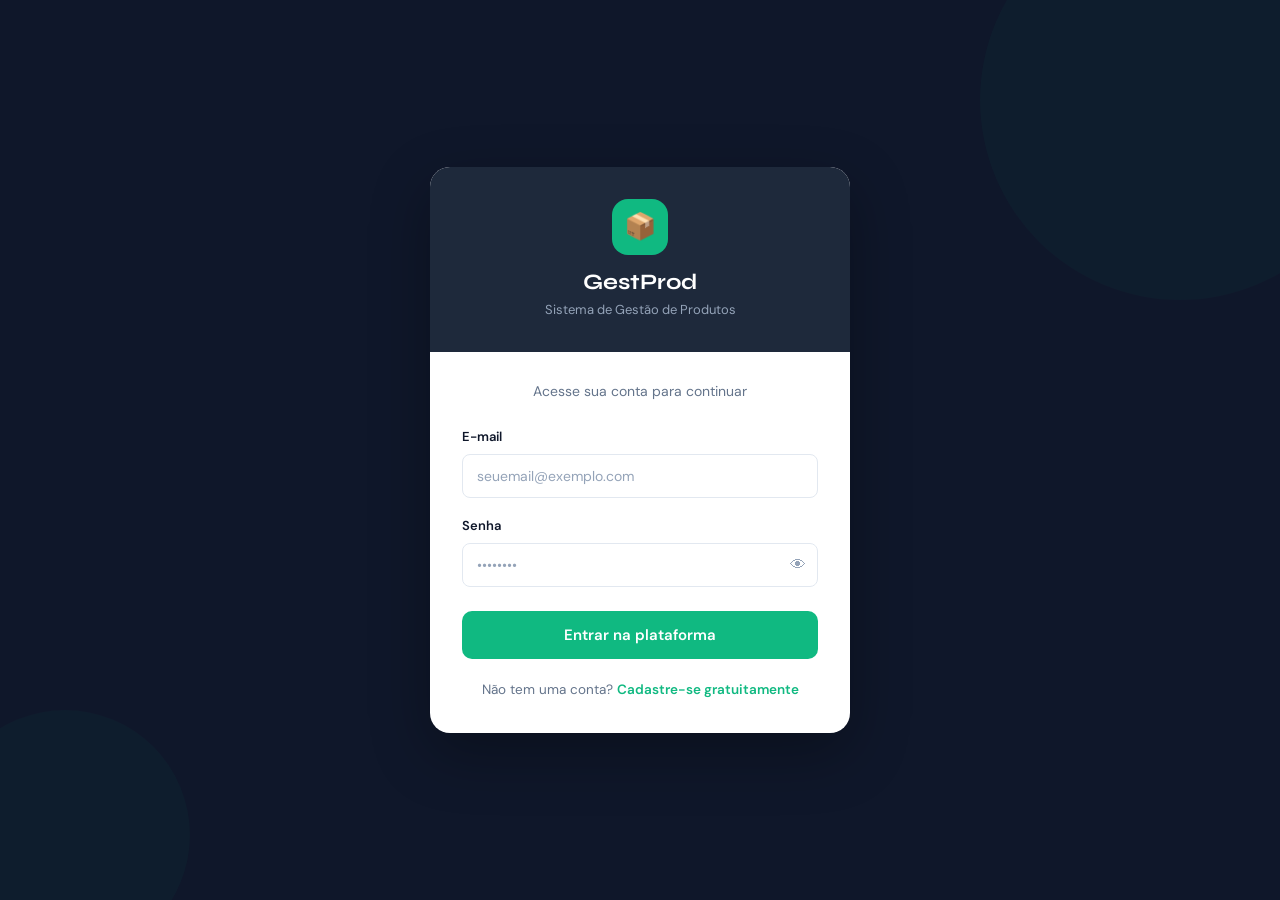
<file: frontend/frontend/listagem_produtos.html>
<!DOCTYPE html>
<html lang="pt-BR">
<head>
  <meta charset="UTF-8"/>
  <meta name="viewport" content="width=device-width, initial-scale=1.0"/>
  <title>Listagem de Produtos — GestProd</title>
  <link href="https://cdn.jsdelivr.net/npm/bootstrap@5.3.0/dist/css/bootstrap.min.css" rel="stylesheet"/>
  <link rel="stylesheet" href="../assets/css/custom.css"/>
  <style>
    .product-card {
      background: var(--surface);
      border: 1px solid var(--border);
      border-radius: var(--radius);
      padding: 18px;
      display: flex; flex-direction: column; gap: 10px;
      transition: all .2s;
      box-shadow: var(--shadow);
    }
    .product-card:hover {
      border-color: var(--emerald);
      box-shadow: var(--shadow-md), 0 0 0 2px rgba(16,185,129,.08);
      transform: translateY(-2px);
    }
    .product-card .pc-header {
      display: flex; align-items: flex-start; justify-content: space-between;
    }
    .product-card .pc-icon {
      width: 44px; height: 44px; border-radius: 10px;
      background: var(--bg); display: flex; align-items: center;
      justify-content: center; font-size: 20px; flex-shrink: 0;
    }
    .product-card .pc-name {
      font-family: 'Syne', sans-serif;
      font-size: 14px; font-weight: 700; color: var(--navy);
      line-height: 1.3;
    }
    .product-card .pc-cat { font-size: 12px; color: var(--text-muted); }
    .product-card .pc-price {
      font-family: 'Syne', sans-serif;
      font-size: 20px; font-weight: 800;
      color: var(--emerald);
    }
    .product-card .pc-footer {
      display: flex; align-items: center; justify-content: space-between;
      border-top: 1px solid var(--border); padding-top: 10px;
    }
    /* Vista tabela vs grade */
    #viewTable { display: block; }
    #viewGrid  { display: none; }
    body.grid-view #viewTable { display: none; }
    body.grid-view #viewGrid  { display: block; }
  </style>
</head>
<body>

<div id="sidebar-placeholder"></div>

<div class="app-wrapper">
  <div class="main-content">

    <!-- ── Top Bar ──────────────────────────────────── -->
    <header class="topbar">
      <div>
        <button class="sidebar-toggle" onclick="toggleSidebar()">☰</button>
        <span class="topbar-title" style="margin-left:8px">Listagem de Produtos</span>
        <div class="topbar-subtitle">Consulta e pesquisa avançada</div>
      </div>
      <div class="topbar-actions">
        <!-- Alternar visualização -->
        <button class="btn-icon" id="btnViewTable" title="Visualização em tabela"
          onclick="setView('table')" style="background:var(--bg)">☰</button>
        <button class="btn-icon" id="btnViewGrid"  title="Visualização em grade"
          onclick="setView('grid')">⊞</button>
        <a href="produtos.html" class="btn-primary-custom">+ Novo Produto</a>
      </div>
    </header>

    <!-- ── Content ─────────────────────────────────── -->
    <main class="page-content">

      <!-- Filtros avançados -->
      <div class="card-custom animate-in" style="margin-bottom:20px">
        <div class="card-body-custom" style="padding:16px 22px">
          <div class="row g-3 align-items-end">
            <div class="col-md-4">
              <label class="form-label-custom" style="font-size:12px">Pesquisar</label>
              <div class="search-bar" style="width:100%">
                <span class="search-icon">🔍</span>
                <input type="text" id="searchInput" placeholder="Nome, categoria, fornecedor..."
                  onkeyup="filtrar()" style="width:100%"/>
              </div>
            </div>
            <div class="col-md-2">
              <label class="form-label-custom" style="font-size:12px">Categoria</label>
              <select id="filtroCategoria" class="form-control-custom" onchange="filtrar()">
                <option value="">Todas</option>
              </select>
            </div>
            <div class="col-md-2">
              <label class="form-label-custom" style="font-size:12px">Fornecedor</label>
              <select id="filtroFornecedor" class="form-control-custom" onchange="filtrar()">
                <option value="">Todos</option>
              </select>
            </div>
            <div class="col-md-2">
              <label class="form-label-custom" style="font-size:12px">Status</label>
              <select id="filtroStatus" class="form-control-custom" onchange="filtrar()">
                <option value="">Todos</option>
                <option value="ativo">Ativo</option>
                <option value="inativo">Inativo</option>
              </select>
            </div>
            <div class="col-md-2">
              <button class="btn-secondary-custom" style="width:100%" onclick="limparFiltros()">
                ✕ Limpar
              </button>
            </div>
          </div>
        </div>
      </div>

      <!-- Resultado / Contador -->
      <div style="display:flex;align-items:center;justify-content:space-between;margin-bottom:12px">
        <p style="font-size:13.5px;color:var(--text-muted);margin:0">
          Exibindo <strong id="contagem" style="color:var(--navy)">0</strong> produto(s)
        </p>
        <div style="display:flex;gap:8px;align-items:center">
          <label style="font-size:12px;color:var(--text-muted)">Ordenar por:</label>
          <select id="ordenar" class="form-control-custom" style="width:150px;padding:7px 10px;font-size:13px"
            onchange="filtrar()">
            <option value="nome">Nome A-Z</option>
            <option value="preco_asc">Menor preço</option>
            <option value="preco_desc">Maior preço</option>
            <option value="estoque">Estoque</option>
          </select>
        </div>
      </div>

      <!-- ── Vista Tabela ─────────────────────────── -->
      <div id="viewTable">
        <div class="card-custom animate-in">
          <div class="table-wrapper">
            <table class="table-custom">
              <thead>
                <tr>
                  <th>#</th>
                  <th>Produto</th>
                  <th>Categoria</th>
                  <th>Fornecedor</th>
                  <th>Preço</th>
                  <th>Estoque</th>
                  <th>Status</th>
                  <th>Ações</th>
                </tr>
              </thead>
              <tbody id="tabelaCorpo"></tbody>
            </table>
          </div>
        </div>
      </div>

      <!-- ── Vista Grade ──────────────────────────── -->
      <div id="viewGrid">
        <div class="row g-3" id="gradeCorpo"></div>
      </div>

    </main>
  </div>
</div>

<!-- ─────────────────────────────────────────────────── -->
<script src="https://cdn.jsdelivr.net/npm/bootstrap@5.3.0/dist/js/bootstrap.bundle.min.js"></script>
<script src="../assets/js/cesta.js"></script>
<script src="../assets/js/api.js"></script>
<script src="../assets/js/auth.js"></script>
<script>
  /* PÁGINA PRIVADA */
  Auth.requireAuth();

  let produtos = [];

  async function carregarProdutos() {
    try {
      const res = await ApiProdutos.listar();
      produtos = res.data || [];
      popularFiltros();
      filtrar();
    } catch (err) {
      showToast('Erro ao carregar produtos.', 'error');
    }
  }

  const iconsCat = {
    'Eletrônicos': '🖥️', 'Periféricos': '⌨️',
    'Móveis': '🪑', 'Áudio': '🎧', 'default': '📦',
  };

  // ── Popular filtros ───────────────────────────────
  function popularFiltros() {
    const cats  = [...new Set(produtos.map(p => p.categoria))];
    const forns = [...new Set(produtos.map(p => p.fornecedor))];

    document.getElementById('filtroCategoria').innerHTML =
      '<option value="">Todas</option>' + cats.map(c => `<option value="${c}">${c}</option>`).join('');

    document.getElementById('filtroFornecedor').innerHTML =
      '<option value="">Todos</option>' + forns.map(f => `<option value="${f}">${f}</option>`).join('');
  }

  // ── Filtrar e ordenar ─────────────────────────────
  function filtrar() {
    const q    = document.getElementById('searchInput').value.toLowerCase();
    const cat  = document.getElementById('filtroCategoria').value;
    const forn = document.getElementById('filtroFornecedor').value;
    const st   = document.getElementById('filtroStatus').value;
    const ord  = document.getElementById('ordenar').value;

    let lista = produtos.filter(p => {
      const matchQ  = !q || p.nome.toLowerCase().includes(q) || p.categoria.toLowerCase().includes(q) ||
                           p.fornecedor.toLowerCase().includes(q);
      const matchCat = !cat  || p.categoria  === cat;
      const matchF   = !forn || p.fornecedor === forn;
      const matchS   = !st   || p.status     === st;
      return matchQ && matchCat && matchF && matchS;
    });

    // Ordenação
    if (ord === 'nome')       lista.sort((a, b) => a.nome.localeCompare(b.nome));
    if (ord === 'preco_asc')  lista.sort((a, b) => a.preco - b.preco);
    if (ord === 'preco_desc') lista.sort((a, b) => b.preco - a.preco);
    if (ord === 'estoque')    lista.sort((a, b) => b.estoque - a.estoque);

    document.getElementById('contagem').textContent = lista.length;
    renderTabela(lista);
    renderGrade(lista);
  }

  function limparFiltros() {
    ['searchInput','filtroCategoria','filtroFornecedor','filtroStatus'].forEach(id => {
      const el = document.getElementById(id);
      el.value = '';
    });
    document.getElementById('ordenar').value = 'nome';
    filtrar();
  }

  // ── Render tabela ─────────────────────────────────
  function renderTabela(lista) {
    const tbody = document.getElementById('tabelaCorpo');
    if (!lista.length) {
      tbody.innerHTML = `<tr><td colspan="8">
        <div class="empty-state">
          <div class="empty-icon">🔍</div>
          <h6>Nenhum produto encontrado</h6>
          <p style="font-size:13px">Tente ajustar os filtros.</p>
        </div></td></tr>`;
      return;
    }

    tbody.innerHTML = lista.map(p => `
      <tr>
        <td style="color:var(--text-muted);font-size:12px">#${p.id_produto}</td>
        <td>
          <div style="display:flex;align-items:center;gap:10px">
            <div style="width:36px;height:36px;border-radius:8px;background:var(--bg);
                        display:flex;align-items:center;justify-content:center;font-size:16px">
              ${iconsCat[p.categoria.trim()] || iconsCat['default']}
            </div>
            <strong>${p.nome}</strong>
          </div>
        </td>
        <td><span class="badge-custom info">${p.categoria}</span></td>
        <td>${p.fornecedor}</td>
        <td style="font-family:'Syne',sans-serif;font-weight:700;color:var(--emerald)">
          ${Cesta.formataPreco(p.preco)}
        </td>
        <td>
          ${p.estoque === 0
            ? '<span class="badge-custom danger">Esgotado</span>'
            : `<span style="font-weight:600">${p.estoque} un.</span>`}
        </td>
        <td>
          <span class="badge-custom ${p.status === 'ativo' ? 'active' : 'danger'}">
            ${p.status === 'ativo' ? 'Ativo' : 'Inativo'}
          </span>
        </td>
        <td>
          <div class="table-actions">
            <button class="btn-icon" style="color:var(--emerald)" title="Adicionar à cesta"
              onclick="adicionarCesta(${p.id_produto})">🛒</button>
            <a href="produtos.html" class="btn-icon edit" title="Editar">✏️</a>
          </div>
        </td>
      </tr>`).join('');
  }

  // ── Render grade ──────────────────────────────────
  function renderGrade(lista) {
    const grid = document.getElementById('gradeCorpo');
    if (!lista.length) {
      grid.innerHTML = `<div class="col-12">
        <div class="empty-state">
          <div class="empty-icon">🔍</div>
          <h6>Nenhum produto encontrado</h6>
        </div></div>`;
      return;
    }

    grid.innerHTML = lista.map(p => `
      <div class="col-sm-6 col-lg-4 col-xl-3">
        <div class="product-card">
          <div class="pc-header">
            <div>
              <div class="pc-name">${p.nome}</div>
              <div class="pc-cat">${p.categoria} · ${p.fornecedor}</div>
            </div>
            <div class="pc-icon">${iconsCat[p.categoria.trim()] || iconsCat['default']}</div>
          </div>
          <div class="pc-price">${Cesta.formataPreco(p.preco)}</div>
          <div class="pc-footer">
            <div>
              ${p.estoque === 0
                ? '<span class="badge-custom danger">Esgotado</span>'
                : `<span style="font-size:12px;color:var(--text-muted)">${p.estoque} em estoque</span>`}
            </div>
            <button class="btn-primary-custom" style="padding:7px 12px;font-size:12px"
              onclick="adicionarCesta(${p.id_produto})" ${p.estoque === 0 ? 'disabled style="opacity:.5"' : ''}>
              🛒 Adicionar
            </button>
          </div>
        </div>
      </div>`).join('');
  }

  // ── Adicionar à cesta ─────────────────────────────
  function adicionarCesta(id) {
    const p = produtos.find(p => p.id_produto === id);
    if (!p) return;
    if (p.estoque === 0) { showToast('Produto sem estoque!', 'error'); return; }
    Cesta.adicionar(p);
    showToast(`"${p.nome}" adicionado! <a href="cesta.html" style="color:var(--emerald-l)">Ver cesta →</a>`);
  }

  // ── Alternar vista ────────────────────────────────
  function setView(mode) {
    document.body.classList.toggle('grid-view', mode === 'grid');
    document.getElementById('btnViewTable').style.background = mode === 'table' ? 'var(--bg)' : '';
    document.getElementById('btnViewGrid').style.background  = mode === 'grid'  ? 'var(--bg)' : '';
  }

  // ── Init ──────────────────────────────────────────
  carregarProdutos();
</script>
</body>
</html>
</file>
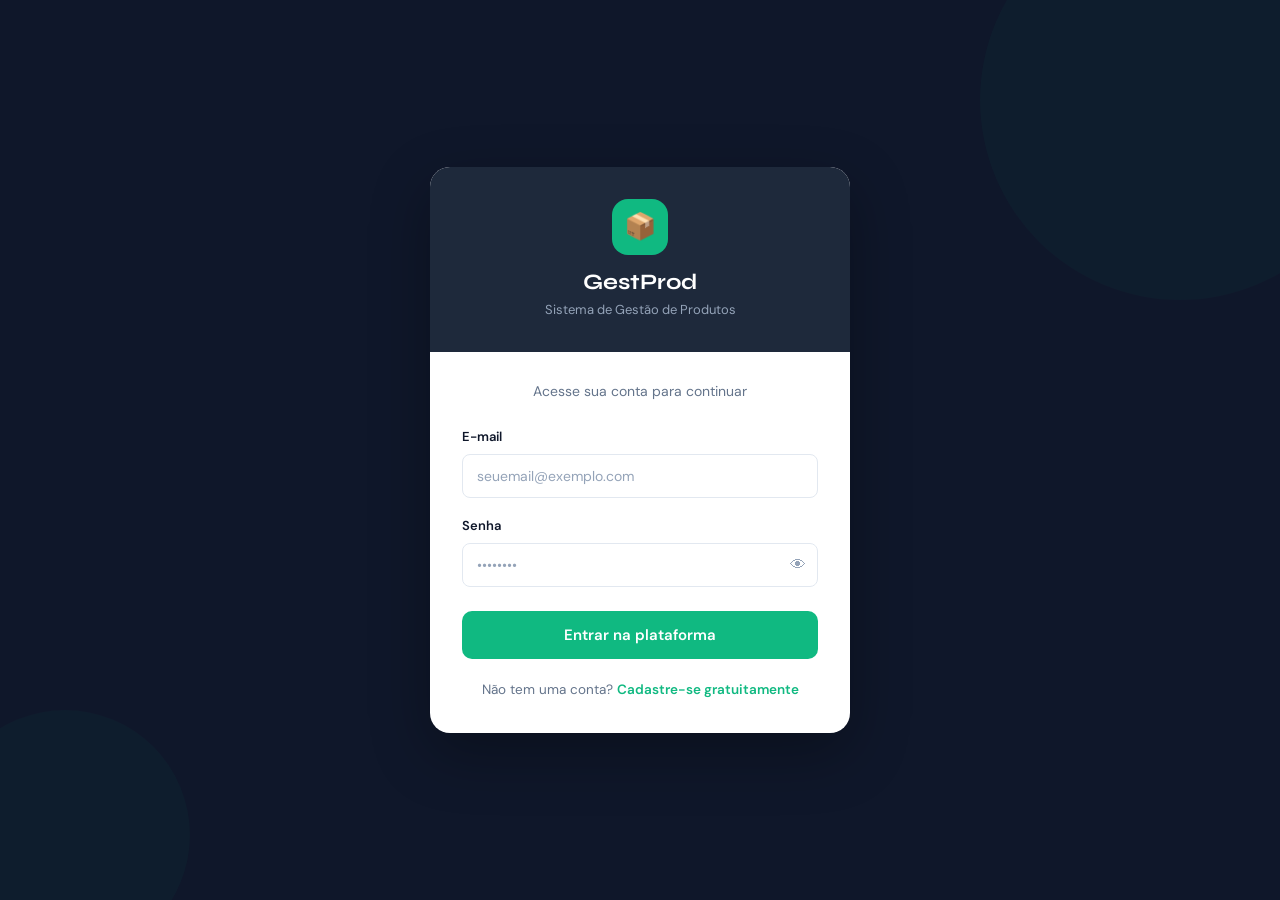
<file: frontend/frontend/menu.html>
<!DOCTYPE html>
<html lang="pt-BR">
<head>
  <meta charset="UTF-8"/>
  <meta name="viewport" content="width=device-width, initial-scale=1.0"/>
  <title>Dashboard — GestProd</title>
  <link href="https://cdn.jsdelivr.net/npm/bootstrap@5.3.0/dist/css/bootstrap.min.css" rel="stylesheet"/>
  <link rel="stylesheet" href="../assets/css/custom.css"/>
  <style>
    /* Atalho cards do menu */
    .menu-shortcut {
      background: var(--surface);
      border: 1px solid var(--border);
      border-radius: var(--radius);
      padding: 22px;
      display: flex;
      flex-direction: column;
      align-items: flex-start;
      gap: 12px;
      text-decoration: none;
      transition: all .2s;
      box-shadow: var(--shadow);
    }
    .menu-shortcut:hover {
      border-color: var(--emerald);
      transform: translateY(-3px);
      box-shadow: var(--shadow-md), 0 0 0 2px rgba(16,185,129,.1);
    }
    .menu-shortcut .sc-icon {
      width: 52px; height: 52px;
      border-radius: 14px;
      display: flex; align-items: center; justify-content: center;
      font-size: 24px;
    }
    .menu-shortcut .sc-title {
      font-family: 'Syne', sans-serif;
      font-size: 15px; font-weight: 700;
      color: var(--navy);
    }
    .menu-shortcut .sc-desc {
      font-size: 12.5px;
      color: var(--text-muted);
      line-height: 1.4;
    }
    .menu-shortcut .sc-arrow {
      margin-top: auto;
      color: var(--emerald);
      font-weight: 700;
      font-size: 13px;
    }
  </style>
</head>
<body>

<div id="sidebar-placeholder"></div>

<div class="app-wrapper">
  <div class="main-content">

    <!-- ── Top Bar ──────────────────────────────────── -->
    <header class="topbar">
      <div>
        <button class="sidebar-toggle" onclick="toggleSidebar()">☰</button>
        <span class="topbar-title" style="margin-left:8px">Dashboard</span>
        <div class="topbar-subtitle" id="topbarDate"></div>
      </div>
      <div class="topbar-actions">
        <button class="btn-icon" title="Notificações">🔔</button>
        <button class="btn-secondary-custom" onclick="Auth.logout()">↩ Sair</button>
      </div>
    </header>

    <!-- ── Content ─────────────────────────────────── -->
    <main class="page-content">

      <!-- Banner de boas-vindas -->
      <div class="welcome-banner animate-in">
        <div>
          <h3 id="welcomeMsg">Bem-vindo de volta! 👋</h3>
          <p>Aqui está um resumo do seu sistema hoje.</p>
        </div>
        <a href="produtos.html" class="btn-primary-custom" style="white-space:nowrap">
          + Novo Produto
        </a>
      </div>

      <!-- Cards de estatísticas -->
      <div class="row g-3 mb-4">
        <div class="col-sm-6 col-xl-3">
          <div class="stat-card animate-in animate-in-delay-1">
            <div class="stat-icon green">🏭</div>
            <div>
              <div class="stat-number" id="statFornecedores">—</div>
              <div class="stat-label">Fornecedores</div>
            </div>
          </div>
        </div>
        <div class="col-sm-6 col-xl-3">
          <div class="stat-card animate-in animate-in-delay-2">
            <div class="stat-icon blue">📦</div>
            <div>
              <div class="stat-number" id="statProdutos">—</div>
              <div class="stat-label">Produtos ativos</div>
            </div>
          </div>
        </div>
        <div class="col-sm-6 col-xl-3">
          <div class="stat-card animate-in animate-in-delay-3">
            <div class="stat-icon orange">⚠️</div>
            <div>
              <div class="stat-number" id="statEstoque">—</div>
              <div class="stat-label">Sem estoque</div>
            </div>
          </div>
        </div>
        <div class="col-sm-6 col-xl-3">
          <div class="stat-card animate-in animate-in-delay-4">
            <div class="stat-icon purple">🛒</div>
            <div>
              <div class="stat-number" id="statCesta">—</div>
              <div class="stat-label">Itens na cesta</div>
            </div>
          </div>
        </div>
      </div>

      <!-- Atalhos do menu -->
      <h6 style="font-family:'Syne',sans-serif;font-size:14px;font-weight:700;color:var(--text-muted);
                 text-transform:uppercase;letter-spacing:.8px;margin-bottom:14px">
        Acesso Rápido
      </h6>
      <div class="row g-3 mb-4">
        <div class="col-md-6 col-xl-3">
          <a href="fornecedores.html" class="menu-shortcut">
            <div class="sc-icon" style="background:#d1fae5">🏭</div>
            <div class="sc-title">Fornecedores</div>
            <div class="sc-desc">Cadastre e gerencie seus fornecedores e dados de contato.</div>
            <div class="sc-arrow">Acessar →</div>
          </a>
        </div>
        <div class="col-md-6 col-xl-3">
          <a href="produtos.html" class="menu-shortcut">
            <div class="sc-icon" style="background:#dbeafe">📦</div>
            <div class="sc-title">Produtos</div>
            <div class="sc-desc">Adicione novos produtos e vincule-os a fornecedores.</div>
            <div class="sc-arrow">Acessar →</div>
          </a>
        </div>
        <div class="col-md-6 col-xl-3">
          <a href="listagem_produtos.html" class="menu-shortcut">
            <div class="sc-icon" style="background:#ede9fe">📋</div>
            <div class="sc-title">Listagem</div>
            <div class="sc-desc">Visualize, filtre e exporte todos os produtos cadastrados.</div>
            <div class="sc-arrow">Acessar →</div>
          </a>
        </div>
        <div class="col-md-6 col-xl-3">
          <a href="cesta.html" class="menu-shortcut">
            <div class="sc-icon" style="background:#ffedd5">🛒</div>
            <div class="sc-title">Cesta</div>
            <div class="sc-desc">Monte pedidos e calcule totais a partir dos produtos.</div>
            <div class="sc-arrow">Acessar →</div>
          </a>
        </div>
      </div>

      <!-- Tabela de produtos recentes -->
      <div class="card-custom animate-in">
        <div class="card-header-custom">
          <h5>📦 Produtos Recentes</h5>
          <a href="listagem_produtos.html" class="btn-secondary-custom" style="font-size:13px">
            Ver todos →
          </a>
        </div>
        <div class="table-wrapper">
          <table class="table-custom">
            <thead>
              <tr>
                <th>Produto</th>
                <th>Categoria</th>
                <th>Fornecedor</th>
                <th>Preço</th>
                <th>Estoque</th>
                <th>Status</th>
              </tr>
            </thead>
            <tbody id="tabelaRecentes">
              <tr><td colspan="6">
                <div class="empty-state" style="padding:30px">
                  <div class="empty-icon">📦</div>
                  <h6>Carregando produtos...</h6>
                </div>
              </td></tr>
            </tbody>
          </table>
        </div>
      </div>

    </main>
  </div>
</div>

<!-- ─────────────────────────────────────────────────── -->
<script src="https://cdn.jsdelivr.net/npm/bootstrap@5.3.0/dist/js/bootstrap.bundle.min.js"></script>
<script src="../assets/js/cesta.js"></script>
<script src="../assets/js/api.js"></script>
<script src="../assets/js/auth.js"></script>
<script>
  /* PÁGINA PRIVADA — requer login */
  Auth.requireAuth();

  // Atualiza data no topbar
  document.getElementById('topbarDate').textContent =
    new Date().toLocaleDateString('pt-BR', { weekday:'long', day:'numeric', month:'long', year:'numeric' });

  // Personaliza boas-vindas
  const user = Auth.getUser();
  if (user?.nome) {
    const nome = user.nome.split(' ')[0];
    document.getElementById('welcomeMsg').textContent = `Olá, ${nome}! 👋`;
  }

  // Carrega estatísticas e tabela (usando MockData enquanto backend não está pronto)
  async function carregarDashboard() {
    
    const resForn = await ApiFornecedores.listar();
    const resProd = await ApiProdutos.listar();

    const fornecedores = resForn.data || [];
    const produtos     = resProd.data || [];
    const cesta        = Cesta.getAll();

    document.getElementById('statFornecedores').textContent = fornecedores.filter(f => f.status === 'ativo').length;
    document.getElementById('statProdutos').textContent     = produtos.filter(p => p.status === 'ativo').length;
    document.getElementById('statEstoque').textContent      = produtos.filter(p => p.estoque === 0).length;
    document.getElementById('statCesta').textContent        = Cesta.count();

    // Tabela de recentes (últimos 5)
    const tbody    = document.getElementById('tabelaRecentes');
    const recentes = produtos.slice(0, 5);

    if (!recentes.length) {
      tbody.innerHTML = `<tr><td colspan="6">
        <div class="empty-state" style="padding:30px">
          <div class="empty-icon">📦</div>
          <h6>Nenhum produto cadastrado</h6>
          <p><a href="produtos.html">Cadastrar agora →</a></p>
        </div></td></tr>`;
      return;
    }

    tbody.innerHTML = recentes.map(p => `
      <tr>
        <td><strong>${p.nome}</strong></td>
        <td><span class="badge-custom info">${p.categoria}</span></td>
        <td>${p.fornecedor}</td>
        <td style="font-family:'Syne',sans-serif;font-weight:700">
          ${Cesta.formataPreco(p.preco)}
        </td>
        <td>
          ${p.estoque === 0
            ? '<span class="badge-custom danger">Sem estoque</span>'
            : `<span style="font-weight:600">${p.estoque}</span> un.`}
        </td>
        <td>
          <span class="badge-custom ${p.status === 'ativo' ? 'active' : 'danger'}">
            ${p.status === 'ativo' ? 'Ativo' : 'Inativo'}
          </span>
        </td>
      </tr>`).join('');
  }

  carregarDashboard();
</script>
</body>
</html>
</file>
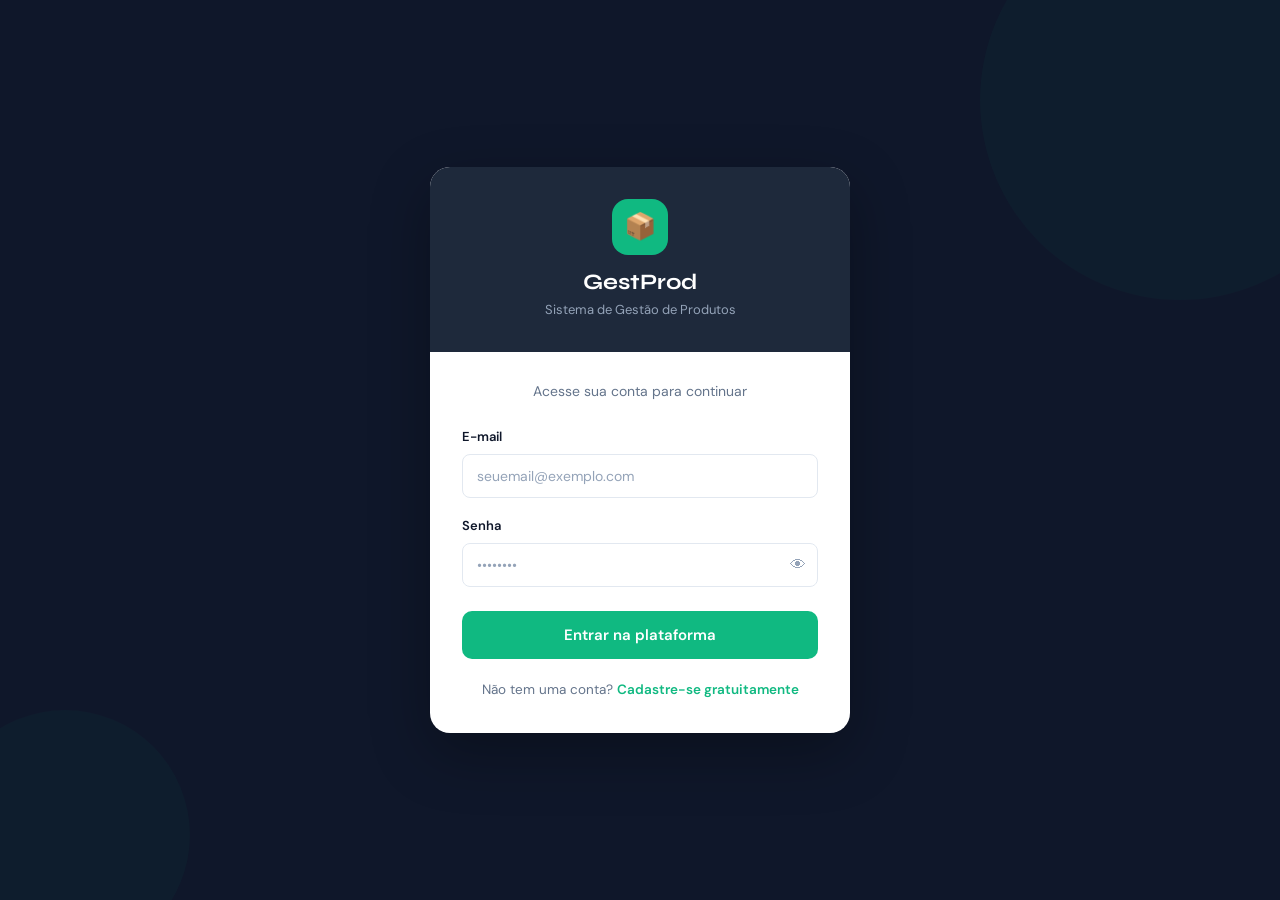
<file: frontend/frontend/produtos.html>
<!DOCTYPE html>
<html lang="pt-BR">
<head>
  <meta charset="UTF-8"/>
  <meta name="viewport" content="width=device-width, initial-scale=1.0"/>
  <title>Produtos — GestProd</title>
  <link href="https://cdn.jsdelivr.net/npm/bootstrap@5.3.0/dist/css/bootstrap.min.css" rel="stylesheet"/>
  <link rel="stylesheet" href="../assets/css/custom.css"/>
</head>
<body>

<div id="sidebar-placeholder"></div>

<div class="app-wrapper">
  <div class="main-content">

    <!-- ── Top Bar ──────────────────────────────────── -->
    <header class="topbar">
      <div>
        <button class="sidebar-toggle" onclick="toggleSidebar()">☰</button>
        <span class="topbar-title" style="margin-left:8px">Produtos</span>
        <div class="topbar-subtitle">Cadastro e edição de produtos</div>
      </div>
      <div class="topbar-actions">
        <a href="listagem_produtos.html" class="btn-secondary-custom">📋 Ver Listagem</a>
        <button class="btn-primary-custom" onclick="abrirModal()">+ Novo Produto</button>
      </div>
    </header>

    <!-- ── Content ─────────────────────────────────── -->
    <main class="page-content">

      <!-- Stats rápidos de produtos -->
      <div class="row g-3 mb-4">
        <div class="col-6 col-md-3">
          <div class="stat-card" style="padding:16px 18px">
            <div class="stat-icon blue" style="width:40px;height:40px;font-size:18px">📦</div>
            <div>
              <div class="stat-number" id="sTotal" style="font-size:22px">0</div>
              <div class="stat-label">Total</div>
            </div>
          </div>
        </div>
        <div class="col-6 col-md-3">
          <div class="stat-card" style="padding:16px 18px">
            <div class="stat-icon green" style="width:40px;height:40px;font-size:18px">✅</div>
            <div>
              <div class="stat-number" id="sAtivos" style="font-size:22px">0</div>
              <div class="stat-label">Ativos</div>
            </div>
          </div>
        </div>
        <div class="col-6 col-md-3">
          <div class="stat-card" style="padding:16px 18px">
            <div class="stat-icon orange" style="width:40px;height:40px;font-size:18px">⚠️</div>
            <div>
              <div class="stat-number" id="sSemEstoque" style="font-size:22px">0</div>
              <div class="stat-label">Sem Estoque</div>
            </div>
          </div>
        </div>
        <div class="col-6 col-md-3">
          <div class="stat-card" style="padding:16px 18px">
            <div class="stat-icon purple" style="width:40px;height:40px;font-size:18px">💰</div>
            <div>
              <div class="stat-number" id="sValorMedio" style="font-size:18px">R$0</div>
              <div class="stat-label">Preço médio</div>
            </div>
          </div>
        </div>
      </div>

      <!-- Card tabela -->
      <div class="card-custom animate-in">
        <div class="card-header-custom">
          <h5>📦 Produtos Cadastrados</h5>
          <div class="d-flex gap-2 align-items-center flex-wrap">
            <div class="search-bar">
              <span class="search-icon">🔍</span>
              <input type="text" id="searchInput" placeholder="Buscar produto..."
                onkeyup="filtrarTabela()"/>
            </div>
            <select id="filtroCategoria" class="form-control-custom" style="width:140px;padding:8px 12px"
              onchange="filtrarTabela()">
              <option value="">Categoria</option>
            </select>
          </div>
        </div>

        <div class="table-wrapper">
          <table class="table-custom">
            <thead>
              <tr>
                <th>#</th>
                <th>Nome</th>
                <th>Categoria</th>
                <th>Fornecedor</th>
                <th>Preço</th>
                <th>Estoque</th>
                <th>Status</th>
                <th>Ações</th>
              </tr>
            </thead>
            <tbody id="tabelaProdutos">
              <tr><td colspan="8"><div class="empty-state" style="padding:30px">
                <div class="empty-icon">⏳</div><h6>Carregando...</h6>
              </div></td></tr>
            </tbody>
          </table>
        </div>

        <div style="padding:14px 18px;border-top:1px solid var(--border);
          display:flex;align-items:center;justify-content:space-between;
          font-size:13px;color:var(--text-muted)">
          <span id="contagemLabel">0 produtos</span>
          <a href="cesta.html" class="btn-secondary-custom" style="font-size:12px">
            🛒 Ver cesta (<span id="cestaCount">0</span>)
          </a>
        </div>
      </div>

    </main>
  </div>
</div>

<!-- ────── Modal: Novo / Editar Produto ─────────────── -->
<div class="modal fade modal-custom" id="modalProduto" tabindex="-1">
  <div class="modal-dialog modal-lg modal-dialog-centered">
    <div class="modal-content">
      <div class="modal-header">
        <h5 class="modal-title" id="modalTitulo">Novo Produto</h5>
        <button type="button" class="btn-close" data-bs-dismiss="modal"></button>
      </div>
      <div class="modal-body" style="padding:22px">
        <!-- TODO: POST /api/produtos ou PUT /api/produtos/:id -->
        <form id="formProduto" novalidate>
          <input type="hidden" id="produtoId"/>
          <div class="row">
            <div class="col-md-8">
              <div class="form-group">
                <label class="form-label-custom">Nome do produto <span style="color:var(--danger)">*</span></label>
                <input type="text" id="pNome" class="form-control-custom" placeholder="Ex.: Monitor 27&quot; 4K"/>
                <span class="form-error" id="pNomeError">Informe o nome do produto.</span>
              </div>
            </div>
            <div class="col-md-4">
              <div class="form-group">
                <label class="form-label-custom">Categoria <span style="color:var(--danger)">*</span></label>
                <input type="text" id="pCategoria" class="form-control-custom" placeholder="Ex.: Eletrônicos"/>
                <span class="form-error" id="pCategoriaError">Informe a categoria.</span>
              </div>
            </div>
          </div>
          <div class="row">
            <div class="col-md-6">
              <div class="form-group">
                <label class="form-label-custom">Fornecedor <span style="color:var(--danger)">*</span></label>
                <select id="pFornecedor" class="form-control-custom">
                  <option value="">Selecione o fornecedor</option>
                </select>
                <span class="form-error" id="pFornecedorError">Selecione um fornecedor.</span>
              </div>
            </div>
            <div class="col-md-3">
              <div class="form-group">
                <label class="form-label-custom">Preço (R$) <span style="color:var(--danger)">*</span></label>
                <input type="number" id="pPreco" class="form-control-custom" placeholder="0,00"
                  min="0" step="0.01"/>
                <span class="form-error" id="pPrecoError">Informe um preço válido.</span>
              </div>
            </div>
            <div class="col-md-3">
              <div class="form-group">
                <label class="form-label-custom">Estoque <span style="color:var(--danger)">*</span></label>
                <input type="number" id="pEstoque" class="form-control-custom" placeholder="0"
                  min="0" step="1"/>
                <span class="form-error" id="pEstoqueError">Informe a quantidade em estoque.</span>
              </div>
            </div>
          </div>
          <div class="form-group">
            <label class="form-label-custom">Descrição</label>
            <textarea id="pDescricao" class="form-control-custom" rows="3"
              placeholder="Descrição opcional do produto..." style="resize:vertical"></textarea>
          </div>
          <div class="form-group" style="margin-bottom:0">
            <label class="form-label-custom">Status</label>
            <div class="d-flex gap-3 mt-1">
              <label style="display:flex;align-items:center;gap:8px;cursor:pointer;font-size:14px">
                <input type="radio" name="pStatus" value="ativo" checked
                  style="accent-color:var(--emerald);width:16px;height:16px"/>
                <span class="badge-custom active">Ativo</span>
              </label>
              <label style="display:flex;align-items:center;gap:8px;cursor:pointer;font-size:14px">
                <input type="radio" name="pStatus" value="inativo"
                  style="accent-color:var(--danger);width:16px;height:16px"/>
                <span class="badge-custom danger">Inativo</span>
              </label>
            </div>
          </div>
        </form>
      </div>
      <div class="modal-footer">
        <button type="button" class="btn-secondary-custom" data-bs-dismiss="modal">Cancelar</button>
        <button type="button" class="btn-primary-custom" id="btnSalvarProduto" onclick="salvarProduto()">
          💾 Salvar Produto
        </button>
      </div>
    </div>
  </div>
</div>

<!-- Modal Confirmar Delete -->
<div class="modal fade modal-custom" id="modalDelete" tabindex="-1">
  <div class="modal-dialog modal-sm modal-dialog-centered">
    <div class="modal-content">
      <div class="modal-header">
        <h5 class="modal-title">⚠️ Confirmar exclusão</h5>
        <button type="button" class="btn-close" data-bs-dismiss="modal"></button>
      </div>
      <div class="modal-body" style="padding:18px 22px">
        <p style="font-size:14px;color:var(--text-muted);margin:0">
          Deseja remover <strong id="deleteNome"></strong>? Esta ação não pode ser desfeita.
        </p>
      </div>
      <div class="modal-footer">
        <button class="btn-secondary-custom" data-bs-dismiss="modal">Cancelar</button>
        <button class="btn-primary-custom" id="btnConfirmarDelete" style="background:var(--danger)"
          onclick="confirmarDelete()">🗑 Excluir</button>
      </div>
    </div>
  </div>
</div>

<!-- ─────────────────────────────────────────────────── -->
<script src="https://cdn.jsdelivr.net/npm/bootstrap@5.3.0/dist/js/bootstrap.bundle.min.js"></script>
<script src="../assets/js/cesta.js"></script>
<script src="../assets/js/api.js"></script>
<script src="../assets/js/auth.js"></script>
<script>
  /* PÁGINA PRIVADA */
  Auth.requireAuth();

  // ── Estado local ──────────────────────────────────
  let produtos      = [];
  let fornecedores  = [];
  let deleteId      = null;

  async function carregarDados() {
    try {
      const [resProd, resForn] = await Promise.all([
        ApiProdutos.listar(),
        ApiFornecedores.listar()
      ]);
      produtos = resProd.data || [];
      fornecedores = resForn.data || [];
      popularSelects();
      renderTabela(produtos);
    } catch (err) {
      showToast('Erro ao carregar dados.', 'error');
    }
  }

  // ── Popular selects ───────────────────────────────
  function popularSelects() {
    // Select fornecedores no modal
    const sel = document.getElementById('pFornecedor');
    sel.innerHTML = '<option value="">Selecione o fornecedor</option>' +
      fornecedores.filter(f => f.status === 'ativo').map(f =>
        `<option value="${f.id_fornecedor}">${f.nome}</option>`).join('');

    // Select filtro categoria
    const cats = [...new Set(produtos.map(p => p.categoria))];
    const filtro = document.getElementById('filtroCategoria');
    filtro.innerHTML = '<option value="">Categoria</option>' +
      cats.map(c => `<option value="${c}">${c}</option>`).join('');
  }

  // ── Atualiza stats ────────────────────────────────
  function atualizarStats(lista) {
    document.getElementById('sTotal').textContent     = lista.length;
    document.getElementById('sAtivos').textContent    = lista.filter(p => p.status === 'ativo').length;
    document.getElementById('sSemEstoque').textContent = lista.filter(p => p.estoque === 0).length;
    const media = lista.length
      ? lista.reduce((s, p) => s + p.preco, 0) / lista.length
      : 0;
    document.getElementById('sValorMedio').textContent = Cesta.formataPreco(media);
    document.getElementById('cestaCount').textContent  = Cesta.count();
  }

  // ── Render da tabela ──────────────────────────────
  function renderTabela(dados) {
    const tbody = document.getElementById('tabelaProdutos');
    atualizarStats(dados);

    if (!dados.length) {
      tbody.innerHTML = `<tr><td colspan="8">
        <div class="empty-state">
          <div class="empty-icon">📦</div>
          <h6>Nenhum produto encontrado</h6>
        </div></td></tr>`;
      document.getElementById('contagemLabel').textContent = '0 produtos';
      return;
    }

    tbody.innerHTML = dados.map(p => `
      <tr>
        <td style="color:var(--text-muted);font-size:12px">#${p.id_produto}</td>
        <td><strong>${p.nome}</strong></td>
        <td><span class="badge-custom info">${p.categoria}</span></td>
        <td style="font-size:13px">${p.fornecedor}</td>
        <td style="font-family:'Syne',sans-serif;font-weight:700;color:var(--emerald)">
          ${Cesta.formataPreco(p.preco)}
        </td>
        <td>
          ${p.estoque === 0
            ? '<span class="badge-custom danger">Esgotado</span>'
            : `<span style="font-weight:600;color:${p.estoque < 5 ? 'var(--warning)' : 'inherit'}">${p.estoque}</span>`}
        </td>
        <td>
          <span class="badge-custom ${p.status === 'ativo' ? 'active' : 'danger'}">
            ${p.status === 'ativo' ? 'Ativo' : 'Inativo'}
          </span>
        </td>
        <td>
          <div class="table-actions">
            <button class="btn-icon edit" title="Editar" onclick="editarProduto(${p.id_produto})">✏️</button>
            <button class="btn-icon" title="Adicionar à cesta" onclick="adicionarCesta(${p.id_produto})"
              style="color:var(--emerald)">🛒</button>
            <button class="btn-icon del" title="Excluir" onclick="abrirDelete(${p.id_produto},'${p.nome.replace(/'/g,"\\'")}')">🗑️</button>
          </div>
        </td>
      </tr>`).join('');

    document.getElementById('contagemLabel').textContent = `${dados.length} produto(s)`;
  }

  // ── Filtro ────────────────────────────────────────
  function filtrarTabela() {
    const q    = document.getElementById('searchInput').value.toLowerCase();
    const cat  = document.getElementById('filtroCategoria').value;
    const res  = produtos.filter(p => {
      const matchQ   = !q || p.nome.toLowerCase().includes(q) || p.fornecedor.toLowerCase().includes(q);
      const matchCat = !cat || p.categoria === cat;
      return matchQ && matchCat;
    });
    renderTabela(res);
  }

  // ── Adicionar à cesta ─────────────────────────────
  function adicionarCesta(id) {
    const p = produtos.find(p => p.id_produto === id);
    if (!p) return;
    Cesta.adicionar(p);
    document.getElementById('cestaCount').textContent = Cesta.count();
    showToast(`"${p.nome}" adicionado à cesta!`);
  }

  // ── Modal novo/editar ─────────────────────────────
  function abrirModal(produto = null) {
    document.getElementById('formProduto').reset();
    document.getElementById('produtoId').value = '';
    ['pNomeError','pCategoriaError','pFornecedorError','pPrecoError','pEstoqueError'].forEach(id =>
      document.getElementById(id).style.display = 'none');
    popularSelects();

    if (produto) {
      document.getElementById('modalTitulo').textContent = '✏️ Editar Produto';
      document.getElementById('produtoId').value    = produto.id_produto;
      document.getElementById('pNome').value        = produto.nome;
      document.getElementById('pCategoria').value   = produto.categoria;
      document.getElementById('pFornecedor').value  = produto.id_fornecedor;
      document.getElementById('pPreco').value       = produto.preco;
      document.getElementById('pEstoque').value     = produto.estoque;
      document.querySelector(`input[name="pStatus"][value="${produto.status}"]`).checked = true;
    } else {
      document.getElementById('modalTitulo').textContent = '📦 Novo Produto';
    }
    new bootstrap.Modal(document.getElementById('modalProduto')).show();
  }

  function editarProduto(id) {
    const p = produtos.find(p => p.id_produto === id);
    if (p) abrirModal(p);
  }

  // ── Salvar (AJAX) ─────────────────────────────────
  async function salvarProduto() {
    const id         = document.getElementById('produtoId').value;
    const nome       = document.getElementById('pNome').value.trim();
    const categoria  = document.getElementById('pCategoria').value.trim();
    const fornId     = document.getElementById('pFornecedor').value;
    const preco      = parseFloat(document.getElementById('pPreco').value);
    const estoque    = parseInt(document.getElementById('pEstoque').value);
    const status     = document.querySelector('input[name="pStatus"]:checked').value;
    let valid = true;

    ['pNomeError','pCategoriaError','pFornecedorError','pPrecoError','pEstoqueError'].forEach(id =>
      document.getElementById(id).style.display = 'none');

    if (!nome)                            { document.getElementById('pNomeError').style.display = 'block';       valid = false; }
    if (!categoria)                       { document.getElementById('pCategoriaError').style.display = 'block';  valid = false; }
    if (!fornId)                          { document.getElementById('pFornecedorError').style.display = 'block'; valid = false; }
    if (isNaN(preco) || preco < 0)        { document.getElementById('pPrecoError').style.display = 'block';      valid = false; }
    if (isNaN(estoque) || estoque < 0)    { document.getElementById('pEstoqueError').style.display = 'block';    valid = false; }
    if (!valid) return;

    const dados = { nome, categoria, id_fornecedor: parseInt(fornId), preco, estoque, status };

    const btn = document.getElementById('btnSalvarProduto');
    btn.innerHTML = '<span class="spinner"></span>';
    btn.disabled  = true;

    try {
      if (id) {
        await ApiProdutos.atualizar(id, dados);
      } else {
        await ApiProdutos.criar(dados);
      }
      bootstrap.Modal.getInstance(document.getElementById('modalProduto')).hide();
      await carregarDados();
      showToast(id ? 'Produto atualizado!' : 'Produto cadastrado!');
    } catch (err) {
      showToast(err.message || 'Erro ao salvar.', 'error');
    } finally {
      btn.innerHTML = '💾 Salvar Produto';
      btn.disabled  = false;
    }
  }

  // ── Delete ────────────────────────────────────────
  function abrirDelete(id, nome) {
    deleteId = id;
    document.getElementById('deleteNome').textContent = nome;
    new bootstrap.Modal(document.getElementById('modalDelete')).show();
  }

  async function confirmarDelete() {
    const btn = document.getElementById('btnConfirmarDelete');
    btn.innerHTML = '<span class="spinner"></span>';
    btn.disabled  = true;
    try {
      await ApiProdutos.deletar(deleteId);
      bootstrap.Modal.getInstance(document.getElementById('modalDelete')).hide();
      await carregarDados();
      showToast('Produto excluído.');
    } catch (err) {
      showToast(err.message || 'Erro ao excluir.', 'error');
    } finally {
      btn.innerHTML = '🗑 Excluir';
      btn.disabled  = false;
      deleteId = null;
    }
  }

  // ── Init ──────────────────────────────────────────
  carregarDados();
</script>
</body>
</html>
</file>
<file: frontend/assets/css/custom.css>
/* =====================================================
   SISTEMA DE GESTÃO DE PRODUTOS — Custom CSS
   Design: Dark Sidebar + Clean Content Area
   ===================================================== */

@import url('https://fonts.googleapis.com/css2?family=Syne:wght@400;500;600;700;800&family=DM+Sans:ital,wght@0,300;0,400;0,500;0,600;1,400&display=swap');

/* ── CSS Variables ─────────────────────────────────── */
:root {
  --navy:       #0f172a;
  --navy-mid:   #1e293b;
  --navy-light: #334155;
  --emerald:    #10b981;
  --emerald-d:  #059669;
  --emerald-l:  #34d399;
  --danger:     #ef4444;
  --warning:    #f59e0b;
  --slate:      #64748b;
  --slate-l:    #94a3b8;
  --bg:         #f1f5f9;
  --surface:    #ffffff;
  --border:     #e2e8f0;
  --text:       #0f172a;
  --text-muted: #64748b;
  --sidebar-w:  260px;
  --radius:     12px;
  --shadow:     0 1px 3px rgba(0,0,0,.06), 0 4px 16px rgba(0,0,0,.06);
  --shadow-md:  0 4px 6px rgba(0,0,0,.07), 0 10px 30px rgba(0,0,0,.08);
}

/* ── Reset & Base ─────────────────────────────────── */
*, *::before, *::after { box-sizing: border-box; margin: 0; padding: 0; }

html { scroll-behavior: smooth; }

body {
  font-family: 'DM Sans', sans-serif;
  background: var(--bg);
  color: var(--text);
  font-size: 15px;
  line-height: 1.6;
  min-height: 100vh;
}

h1, h2, h3, h4, h5, h6 {
  font-family: 'Syne', sans-serif;
  font-weight: 700;
  line-height: 1.2;
}

/* ── Layout Wrapper ───────────────────────────────── */
.app-wrapper {
  display: flex;
  min-height: 100vh;
}

/* ── Sidebar ──────────────────────────────────────── */
.sidebar {
  width: var(--sidebar-w);
  background: var(--navy);
  display: flex;
  flex-direction: column;
  position: fixed;
  top: 0; left: 0;
  height: 100vh;
  z-index: 1000;
  transition: transform .3s ease;
  overflow-y: auto;
}

.sidebar-brand {
  padding: 28px 24px 20px;
  border-bottom: 1px solid rgba(255,255,255,.07);
}

.sidebar-brand .brand-icon {
  width: 40px; height: 40px;
  background: var(--emerald);
  border-radius: 10px;
  display: flex; align-items: center; justify-content: center;
  font-size: 20px; margin-bottom: 10px;
}

.sidebar-brand .brand-name {
  font-family: 'Syne', sans-serif;
  font-size: 17px; font-weight: 800;
  color: #fff;
  letter-spacing: -.3px;
  line-height: 1.1;
}

.sidebar-brand .brand-sub {
  font-size: 11px;
  color: var(--slate-l);
  text-transform: uppercase;
  letter-spacing: 1px;
  margin-top: 2px;
}

.sidebar-section {
  padding: 20px 16px 8px;
}

.sidebar-section-label {
  font-size: 10px;
  font-weight: 600;
  color: var(--slate);
  text-transform: uppercase;
  letter-spacing: 1.2px;
  padding: 0 8px 6px;
}

.nav-link-custom {
  display: flex;
  align-items: center;
  gap: 10px;
  padding: 10px 12px;
  border-radius: 8px;
  color: var(--slate-l);
  text-decoration: none;
  font-size: 14px;
  font-weight: 500;
  transition: all .2s;
  margin-bottom: 2px;
}

.nav-link-custom .nav-icon {
  width: 32px; height: 32px;
  border-radius: 8px;
  display: flex; align-items: center; justify-content: center;
  font-size: 15px;
  background: rgba(255,255,255,.05);
  flex-shrink: 0;
  transition: all .2s;
}

.nav-link-custom:hover {
  color: #fff;
  background: rgba(255,255,255,.07);
}

.nav-link-custom:hover .nav-icon {
  background: rgba(16,185,129,.15);
  color: var(--emerald);
}

.nav-link-custom.active {
  color: #fff;
  background: rgba(16,185,129,.12);
}

.nav-link-custom.active .nav-icon {
  background: var(--emerald);
  color: #fff;
}

/* Grupos separados por páginas public/private */
.nav-divider {
  height: 1px;
  background: rgba(255,255,255,.06);
  margin: 10px 16px;
}

/* Badge no nav (ex.: cesta) */
.nav-badge {
  margin-left: auto;
  background: var(--emerald);
  color: #fff;
  font-size: 11px;
  font-weight: 700;
  padding: 2px 7px;
  border-radius: 20px;
  min-width: 20px;
  text-align: center;
}

.sidebar-footer {
  margin-top: auto;
  padding: 16px;
  border-top: 1px solid rgba(255,255,255,.07);
}

.sidebar-user {
  display: flex;
  align-items: center;
  gap: 10px;
  padding: 8px;
  border-radius: 8px;
  cursor: pointer;
  transition: background .2s;
}

.sidebar-user:hover { background: rgba(255,255,255,.06); }

.user-avatar {
  width: 36px; height: 36px;
  border-radius: 50%;
  background: var(--emerald);
  display: flex; align-items: center; justify-content: center;
  font-size: 14px; font-weight: 700; color: #fff;
  flex-shrink: 0;
}

.user-info .user-name {
  font-size: 13px; font-weight: 600; color: #fff; line-height: 1.2;
}

.user-info .user-role {
  font-size: 11px; color: var(--slate-l);
}

/* ── Main Content ─────────────────────────────────── */
.main-content {
  margin-left: var(--sidebar-w);
  flex: 1;
  display: flex;
  flex-direction: column;
  min-height: 100vh;
}

/* ── Top Bar ──────────────────────────────────────── */
.topbar {
  background: var(--surface);
  border-bottom: 1px solid var(--border);
  padding: 14px 28px;
  display: flex;
  align-items: center;
  justify-content: space-between;
  position: sticky; top: 0;
  z-index: 100;
}

.topbar-title {
  font-family: 'Syne', sans-serif;
  font-size: 18px; font-weight: 700;
  color: var(--navy);
}

.topbar-subtitle {
  font-size: 12px; color: var(--text-muted);
  margin-top: 1px;
}

.topbar-actions { display: flex; align-items: center; gap: 10px; }

/* ── Page Content ─────────────────────────────────── */
.page-content {
  padding: 28px;
  flex: 1;
}

/* ── Cards ────────────────────────────────────────── */
.card-custom {
  background: var(--surface);
  border-radius: var(--radius);
  box-shadow: var(--shadow);
  border: 1px solid var(--border);
  overflow: hidden;
}

.card-header-custom {
  padding: 18px 22px;
  border-bottom: 1px solid var(--border);
  display: flex;
  align-items: center;
  justify-content: space-between;
  gap: 12px;
}

.card-header-custom h5 {
  font-family: 'Syne', sans-serif;
  font-size: 15px; font-weight: 700;
  color: var(--navy);
  margin: 0;
}

.card-body-custom { padding: 22px; }

/* ── Stat Cards ───────────────────────────────────── */
.stat-card {
  background: var(--surface);
  border-radius: var(--radius);
  box-shadow: var(--shadow);
  border: 1px solid var(--border);
  padding: 22px;
  display: flex;
  align-items: flex-start;
  gap: 16px;
  transition: box-shadow .2s, transform .2s;
}

.stat-card:hover {
  box-shadow: var(--shadow-md);
  transform: translateY(-2px);
}

.stat-icon {
  width: 48px; height: 48px;
  border-radius: 12px;
  display: flex; align-items: center; justify-content: center;
  font-size: 22px;
  flex-shrink: 0;
}

.stat-icon.green  { background: #d1fae5; color: #059669; }
.stat-icon.blue   { background: #dbeafe; color: #2563eb; }
.stat-icon.orange { background: #ffedd5; color: #ea580c; }
.stat-icon.purple { background: #ede9fe; color: #7c3aed; }

.stat-number {
  font-family: 'Syne', sans-serif;
  font-size: 28px; font-weight: 800;
  color: var(--navy); line-height: 1;
}

.stat-label {
  font-size: 13px; color: var(--text-muted);
  margin-top: 4px;
}

/* ── Buttons ──────────────────────────────────────── */
.btn-primary-custom {
  background: var(--emerald);
  color: #fff;
  border: none;
  border-radius: 8px;
  padding: 9px 18px;
  font-family: 'DM Sans', sans-serif;
  font-size: 14px; font-weight: 600;
  cursor: pointer;
  display: inline-flex; align-items: center; gap: 6px;
  transition: all .2s;
  text-decoration: none;
}

.btn-primary-custom:hover {
  background: var(--emerald-d);
  color: #fff;
  transform: translateY(-1px);
  box-shadow: 0 4px 12px rgba(16,185,129,.35);
}

.btn-secondary-custom {
  background: transparent;
  color: var(--text-muted);
  border: 1px solid var(--border);
  border-radius: 8px;
  padding: 8px 16px;
  font-family: 'DM Sans', sans-serif;
  font-size: 14px; font-weight: 500;
  cursor: pointer;
  display: inline-flex; align-items: center; gap: 6px;
  transition: all .2s;
  text-decoration: none;
}

.btn-secondary-custom:hover {
  background: var(--bg);
  color: var(--text);
  border-color: var(--slate-l);
}

.btn-danger-custom {
  background: transparent;
  color: var(--danger);
  border: 1px solid #fecaca;
  border-radius: 8px;
  padding: 6px 12px;
  font-size: 13px; font-weight: 500;
  cursor: pointer;
  display: inline-flex; align-items: center; gap: 4px;
  transition: all .2s;
}

.btn-danger-custom:hover {
  background: #fef2f2;
  border-color: var(--danger);
}

.btn-icon {
  width: 34px; height: 34px;
  border-radius: 8px;
  border: 1px solid var(--border);
  background: transparent;
  display: inline-flex; align-items: center; justify-content: center;
  color: var(--text-muted);
  cursor: pointer;
  transition: all .2s;
  font-size: 15px;
}

.btn-icon:hover { background: var(--bg); color: var(--navy); }
.btn-icon.edit:hover { background: #dbeafe; color: #2563eb; border-color: #bfdbfe; }
.btn-icon.del:hover  { background: #fef2f2; color: var(--danger); border-color: #fecaca; }

/* ── Forms ────────────────────────────────────────── */
.form-label-custom {
  font-size: 13px;
  font-weight: 600;
  color: var(--navy);
  margin-bottom: 6px;
  display: block;
}

.form-control-custom {
  width: 100%;
  padding: 10px 14px;
  border: 1.5px solid var(--border);
  border-radius: 8px;
  font-family: 'DM Sans', sans-serif;
  font-size: 14px;
  color: var(--text);
  background: var(--surface);
  transition: all .2s;
  outline: none;
}

.form-control-custom:focus {
  border-color: var(--emerald);
  box-shadow: 0 0 0 3px rgba(16,185,129,.12);
}

.form-control-custom::placeholder { color: var(--slate-l); }

.form-hint {
  font-size: 12px;
  color: var(--text-muted);
  margin-top: 4px;
}

.form-error {
  font-size: 12px;
  color: var(--danger);
  margin-top: 4px;
  display: none;
}

.form-group { margin-bottom: 18px; }

/* ── Table ────────────────────────────────────────── */
.table-wrapper {
  overflow-x: auto;
}

.table-custom {
  width: 100%;
  border-collapse: separate;
  border-spacing: 0;
  font-size: 14px;
}

.table-custom thead th {
  background: var(--bg);
  color: var(--text-muted);
  font-size: 11px;
  font-weight: 600;
  text-transform: uppercase;
  letter-spacing: .8px;
  padding: 11px 16px;
  text-align: left;
  border-bottom: 1px solid var(--border);
  white-space: nowrap;
}

.table-custom tbody tr {
  border-bottom: 1px solid var(--border);
  transition: background .15s;
}

.table-custom tbody tr:last-child { border-bottom: none; }
.table-custom tbody tr:hover { background: #f8fafc; }

.table-custom td {
  padding: 13px 16px;
  color: var(--text);
  vertical-align: middle;
}

.table-actions { display: flex; gap: 6px; }

/* ── Badge / Status ───────────────────────────────── */
.badge-custom {
  display: inline-block;
  padding: 3px 10px;
  border-radius: 20px;
  font-size: 11px;
  font-weight: 600;
  letter-spacing: .3px;
}

.badge-custom.active  { background: #d1fae5; color: #065f46; }
.badge-custom.warning { background: #fef3c7; color: #92400e; }
.badge-custom.info    { background: #dbeafe; color: #1e40af; }
.badge-custom.danger  { background: #fee2e2; color: #991b1b; }

/* ── Search Bar ───────────────────────────────────── */
.search-bar {
  position: relative;
  width: 260px;
}

.search-bar input {
  padding: 8px 12px 8px 36px;
  border: 1.5px solid var(--border);
  border-radius: 8px;
  font-size: 13.5px;
  width: 100%;
  outline: none;
  background: var(--bg);
  transition: all .2s;
  font-family: 'DM Sans', sans-serif;
}

.search-bar input:focus {
  background: var(--surface);
  border-color: var(--emerald);
  box-shadow: 0 0 0 3px rgba(16,185,129,.1);
}

.search-bar .search-icon {
  position: absolute;
  left: 11px; top: 50%;
  transform: translateY(-50%);
  color: var(--slate-l);
  font-size: 14px;
  pointer-events: none;
}

/* ── Empty State ──────────────────────────────────── */
.empty-state {
  text-align: center;
  padding: 60px 20px;
  color: var(--text-muted);
}

.empty-state .empty-icon {
  font-size: 48px; margin-bottom: 14px; opacity: .5;
}

.empty-state h6 {
  font-family: 'Syne', sans-serif;
  font-size: 16px; color: var(--navy);
  margin-bottom: 6px;
}

/* ── Toast Notification ───────────────────────────── */
.toast-container-custom {
  position: fixed;
  bottom: 24px; right: 24px;
  z-index: 9999;
  display: flex; flex-direction: column; gap: 8px;
}

.toast-custom {
  background: var(--navy);
  color: #fff;
  padding: 13px 18px;
  border-radius: 10px;
  font-size: 13.5px;
  display: flex; align-items: center; gap: 10px;
  box-shadow: 0 8px 24px rgba(0,0,0,.2);
  min-width: 260px;
  animation: toastIn .3s ease forwards;
  border-left: 4px solid var(--emerald);
}

.toast-custom.error { border-left-color: var(--danger); }

@keyframes toastIn {
  from { opacity: 0; transform: translateY(12px); }
  to   { opacity: 1; transform: translateY(0); }
}

/* ── Login Page ───────────────────────────────────── */
.login-page {
  min-height: 100vh;
  background: var(--navy);
  display: flex;
  align-items: center;
  justify-content: center;
  position: relative;
  overflow: hidden;
}

.login-bg-shape {
  position: absolute;
  border-radius: 50%;
  opacity: .04;
  background: var(--emerald);
  animation: pulse 6s ease-in-out infinite;
}

@keyframes pulse {
  0%, 100% { transform: scale(1); opacity: .04; }
  50%       { transform: scale(1.05); opacity: .06; }
}

.login-card {
  background: var(--surface);
  border-radius: 20px;
  width: 420px;
  max-width: 95vw;
  box-shadow: 0 20px 60px rgba(0,0,0,.3);
  overflow: hidden;
  position: relative;
  z-index: 1;
}

.login-card-header {
  background: var(--navy-mid);
  padding: 32px;
  text-align: center;
}

.login-brand-icon {
  width: 56px; height: 56px;
  background: var(--emerald);
  border-radius: 16px;
  display: flex; align-items: center; justify-content: center;
  font-size: 26px;
  margin: 0 auto 14px;
}

.login-card-header h4 {
  color: #fff;
  font-family: 'Syne', sans-serif;
  font-size: 22px;
  margin-bottom: 4px;
}

.login-card-header p {
  color: var(--slate-l);
  font-size: 13px;
  margin: 0;
}

.login-card-body { padding: 28px 32px 32px; }

.btn-login {
  width: 100%;
  background: var(--emerald);
  color: #fff;
  border: none;
  border-radius: 10px;
  padding: 12px;
  font-family: 'DM Sans', sans-serif;
  font-size: 15px; font-weight: 600;
  cursor: pointer;
  transition: all .2s;
  margin-top: 6px;
}

.btn-login:hover {
  background: var(--emerald-d);
  box-shadow: 0 4px 16px rgba(16,185,129,.4);
}

.login-footer-text {
  text-align: center;
  margin-top: 20px;
  font-size: 13.5px;
  color: var(--text-muted);
}

.login-footer-text a {
  color: var(--emerald);
  text-decoration: none;
  font-weight: 600;
}

/* ── Menu / Dashboard ─────────────────────────────── */
.welcome-banner {
  background: linear-gradient(135deg, var(--navy) 0%, var(--navy-mid) 100%);
  border-radius: var(--radius);
  padding: 28px 30px;
  color: #fff;
  display: flex;
  align-items: center;
  justify-content: space-between;
  margin-bottom: 24px;
  position: relative;
  overflow: hidden;
}

.welcome-banner::before {
  content: '';
  position: absolute;
  top: -30px; right: -30px;
  width: 140px; height: 140px;
  border-radius: 50%;
  background: rgba(16,185,129,.12);
}

.welcome-banner::after {
  content: '';
  position: absolute;
  bottom: -20px; right: 60px;
  width: 80px; height: 80px;
  border-radius: 50%;
  background: rgba(16,185,129,.08);
}

.welcome-banner h3 {
  font-size: 22px; font-weight: 800;
  margin-bottom: 4px;
}

.welcome-banner p {
  color: var(--slate-l);
  font-size: 13px;
  margin: 0;
}

/* ── Cesta ────────────────────────────────────────── */
.cesta-item {
  display: flex;
  align-items: center;
  gap: 14px;
  padding: 14px 0;
  border-bottom: 1px solid var(--border);
}

.cesta-item:last-child { border-bottom: none; }

.cesta-thumb {
  width: 48px; height: 48px;
  border-radius: 10px;
  background: var(--bg);
  display: flex; align-items: center; justify-content: center;
  font-size: 22px;
  flex-shrink: 0;
}

.cesta-item-name { font-weight: 600; font-size: 14px; color: var(--navy); }
.cesta-item-sub  { font-size: 12px; color: var(--text-muted); }

.cesta-price {
  margin-left: auto;
  font-family: 'Syne', sans-serif;
  font-weight: 700;
  color: var(--navy);
  font-size: 15px;
}

.qty-control {
  display: flex;
  align-items: center;
  gap: 8px;
  background: var(--bg);
  border-radius: 8px;
  padding: 4px 8px;
}

.qty-btn {
  width: 24px; height: 24px;
  border: none;
  background: var(--surface);
  border-radius: 6px;
  cursor: pointer;
  font-size: 14px; font-weight: 600;
  display: flex; align-items: center; justify-content: center;
  transition: all .15s;
  box-shadow: 0 1px 3px rgba(0,0,0,.1);
}

.qty-btn:hover { background: var(--emerald); color: #fff; }
.qty-value { font-size: 14px; font-weight: 600; min-width: 20px; text-align: center; }

.cesta-total-box {
  background: var(--navy);
  border-radius: var(--radius);
  padding: 20px;
  color: #fff;
}

.cesta-total-box .label { font-size: 12px; color: var(--slate-l); text-transform: uppercase; letter-spacing: .8px; }
.cesta-total-box .value { font-family: 'Syne', sans-serif; font-size: 28px; font-weight: 800; margin-top: 4px; }

/* ── Responsive Sidebar Toggle ────────────────────── */
.sidebar-toggle {
  display: none;
  background: none;
  border: none;
  font-size: 22px;
  color: var(--navy);
  cursor: pointer;
  padding: 4px;
}

@media (max-width: 768px) {
  .sidebar { transform: translateX(-100%); }
  .sidebar.open { transform: translateX(0); }
  .main-content { margin-left: 0; }
  .sidebar-toggle { display: block; }
  .sidebar-overlay {
    display: none;
    position: fixed; inset: 0;
    background: rgba(0,0,0,.5);
    z-index: 999;
  }
  .sidebar-overlay.open { display: block; }
  .page-content { padding: 18px; }
  .topbar { padding: 12px 18px; }
  .welcome-banner { flex-direction: column; gap: 12px; }
}

/* ── Animations ───────────────────────────────────── */
@keyframes fadeInUp {
  from { opacity: 0; transform: translateY(16px); }
  to   { opacity: 1; transform: translateY(0); }
}

.animate-in {
  animation: fadeInUp .4s ease forwards;
}

.animate-in-delay-1 { animation-delay: .06s; opacity: 0; }
.animate-in-delay-2 { animation-delay: .12s; opacity: 0; }
.animate-in-delay-3 { animation-delay: .18s; opacity: 0; }
.animate-in-delay-4 { animation-delay: .24s; opacity: 0; }

/* ── Spinner ──────────────────────────────────────── */
.spinner {
  display: inline-block;
  width: 18px; height: 18px;
  border: 2px solid rgba(255,255,255,.3);
  border-top-color: #fff;
  border-radius: 50%;
  animation: spin .6s linear infinite;
}

@keyframes spin { to { transform: rotate(360deg); } }

/* ── Modal Override ───────────────────────────────── */
.modal-custom .modal-content {
  border: none;
  border-radius: var(--radius);
  box-shadow: 0 20px 60px rgba(0,0,0,.15);
}

.modal-custom .modal-header {
  border-bottom: 1px solid var(--border);
  padding: 18px 22px;
}

.modal-custom .modal-header .modal-title {
  font-family: 'Syne', sans-serif;
  font-size: 16px; font-weight: 700;
}

.modal-custom .modal-footer {
  border-top: 1px solid var(--border);
  padding: 14px 22px;
}

/* ── Utilities ────────────────────────────────────── */
.text-emerald { color: var(--emerald); }
.text-navy    { color: var(--navy); }
.bg-emerald   { background: var(--emerald); }
.fw-syne      { font-family: 'Syne', sans-serif; }

/* scrollbar */
::-webkit-scrollbar { width: 6px; height: 6px; }
::-webkit-scrollbar-track { background: transparent; }
::-webkit-scrollbar-thumb { background: var(--border); border-radius: 3px; }
::-webkit-scrollbar-thumb:hover { background: var(--slate-l); }
</file>
